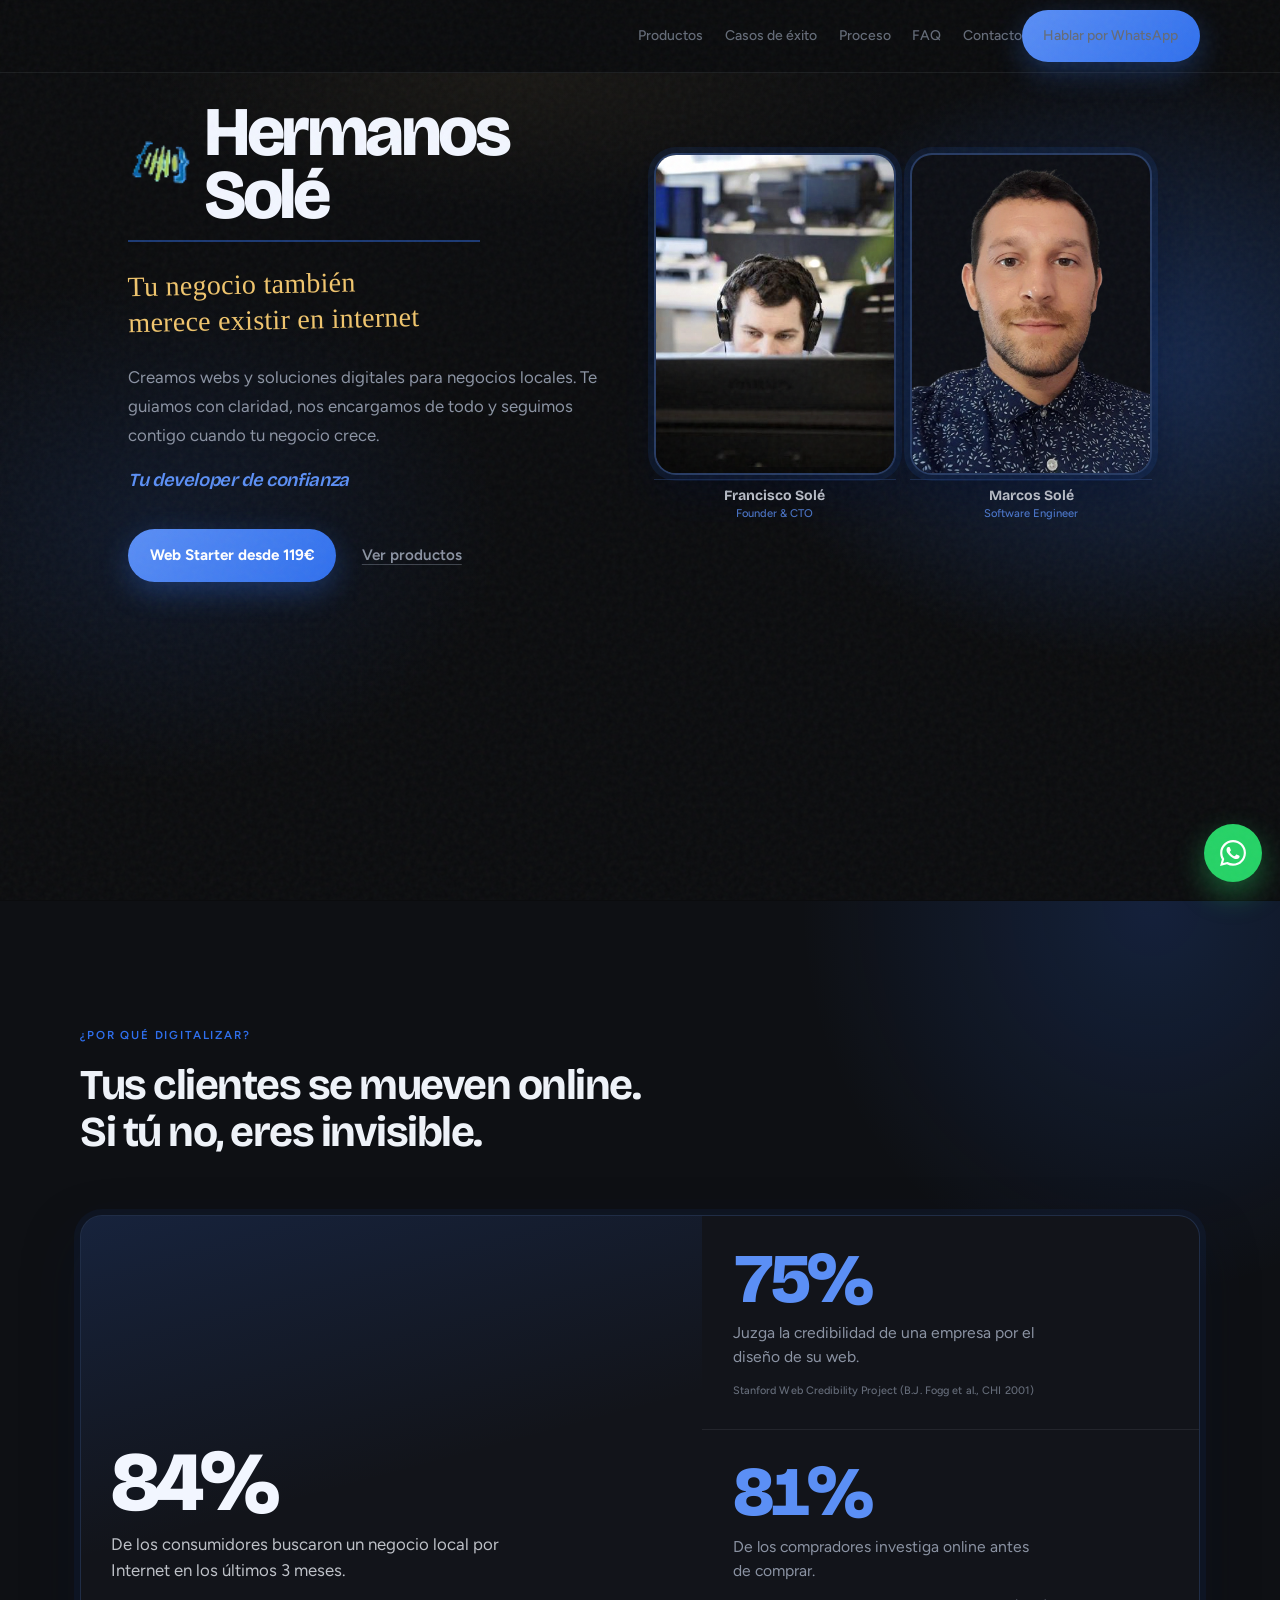
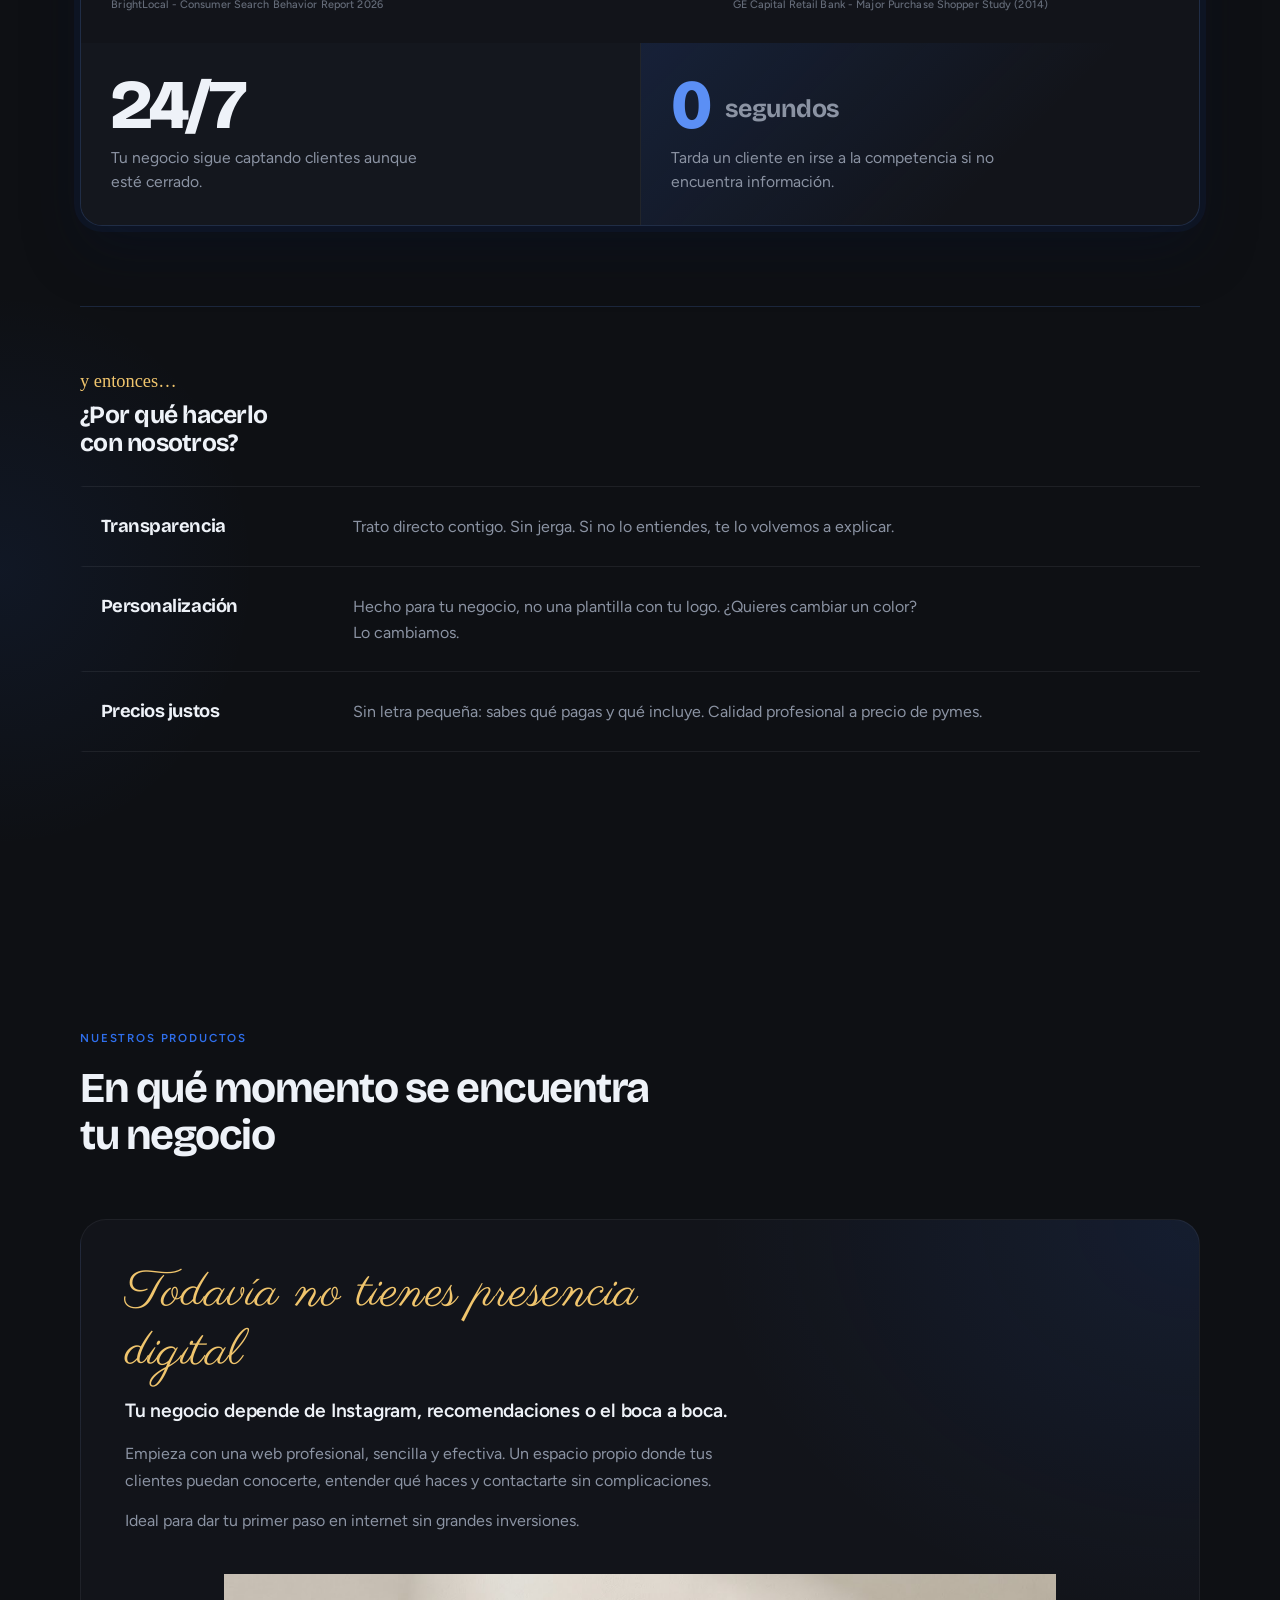
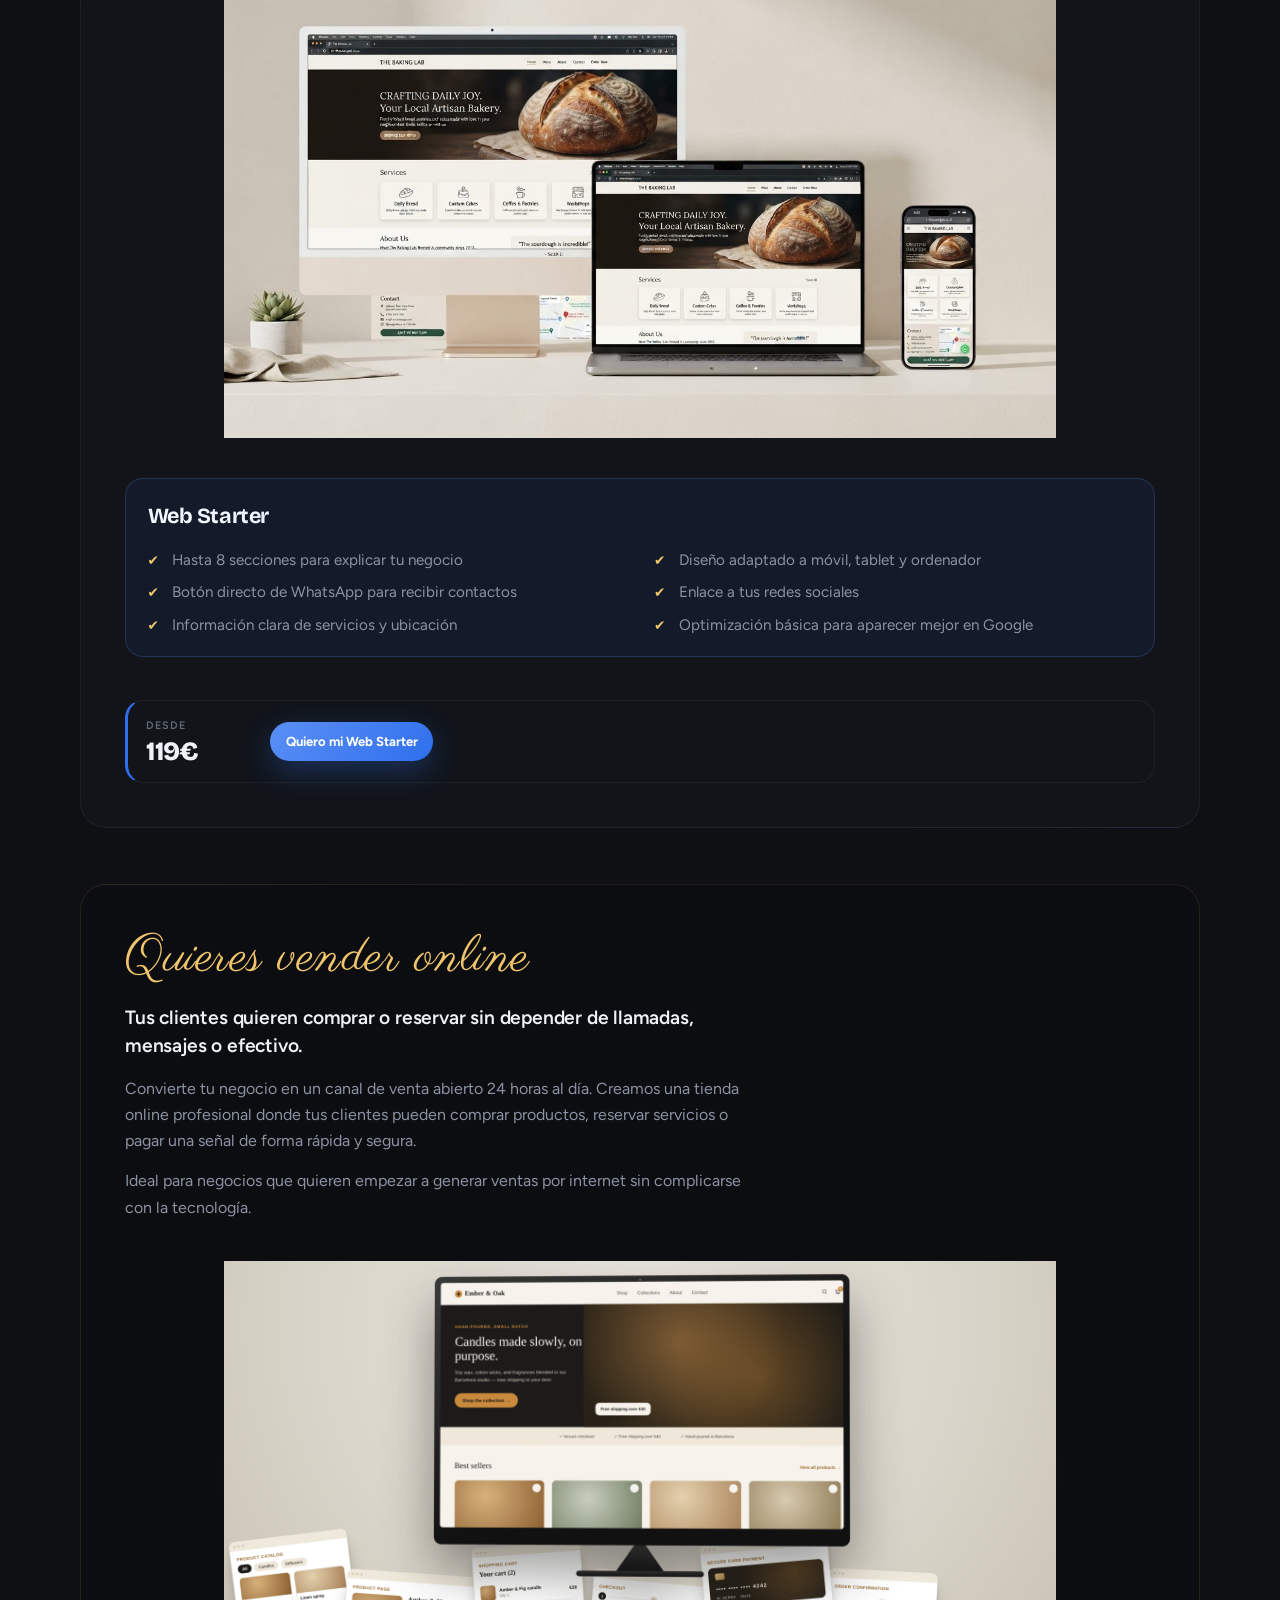
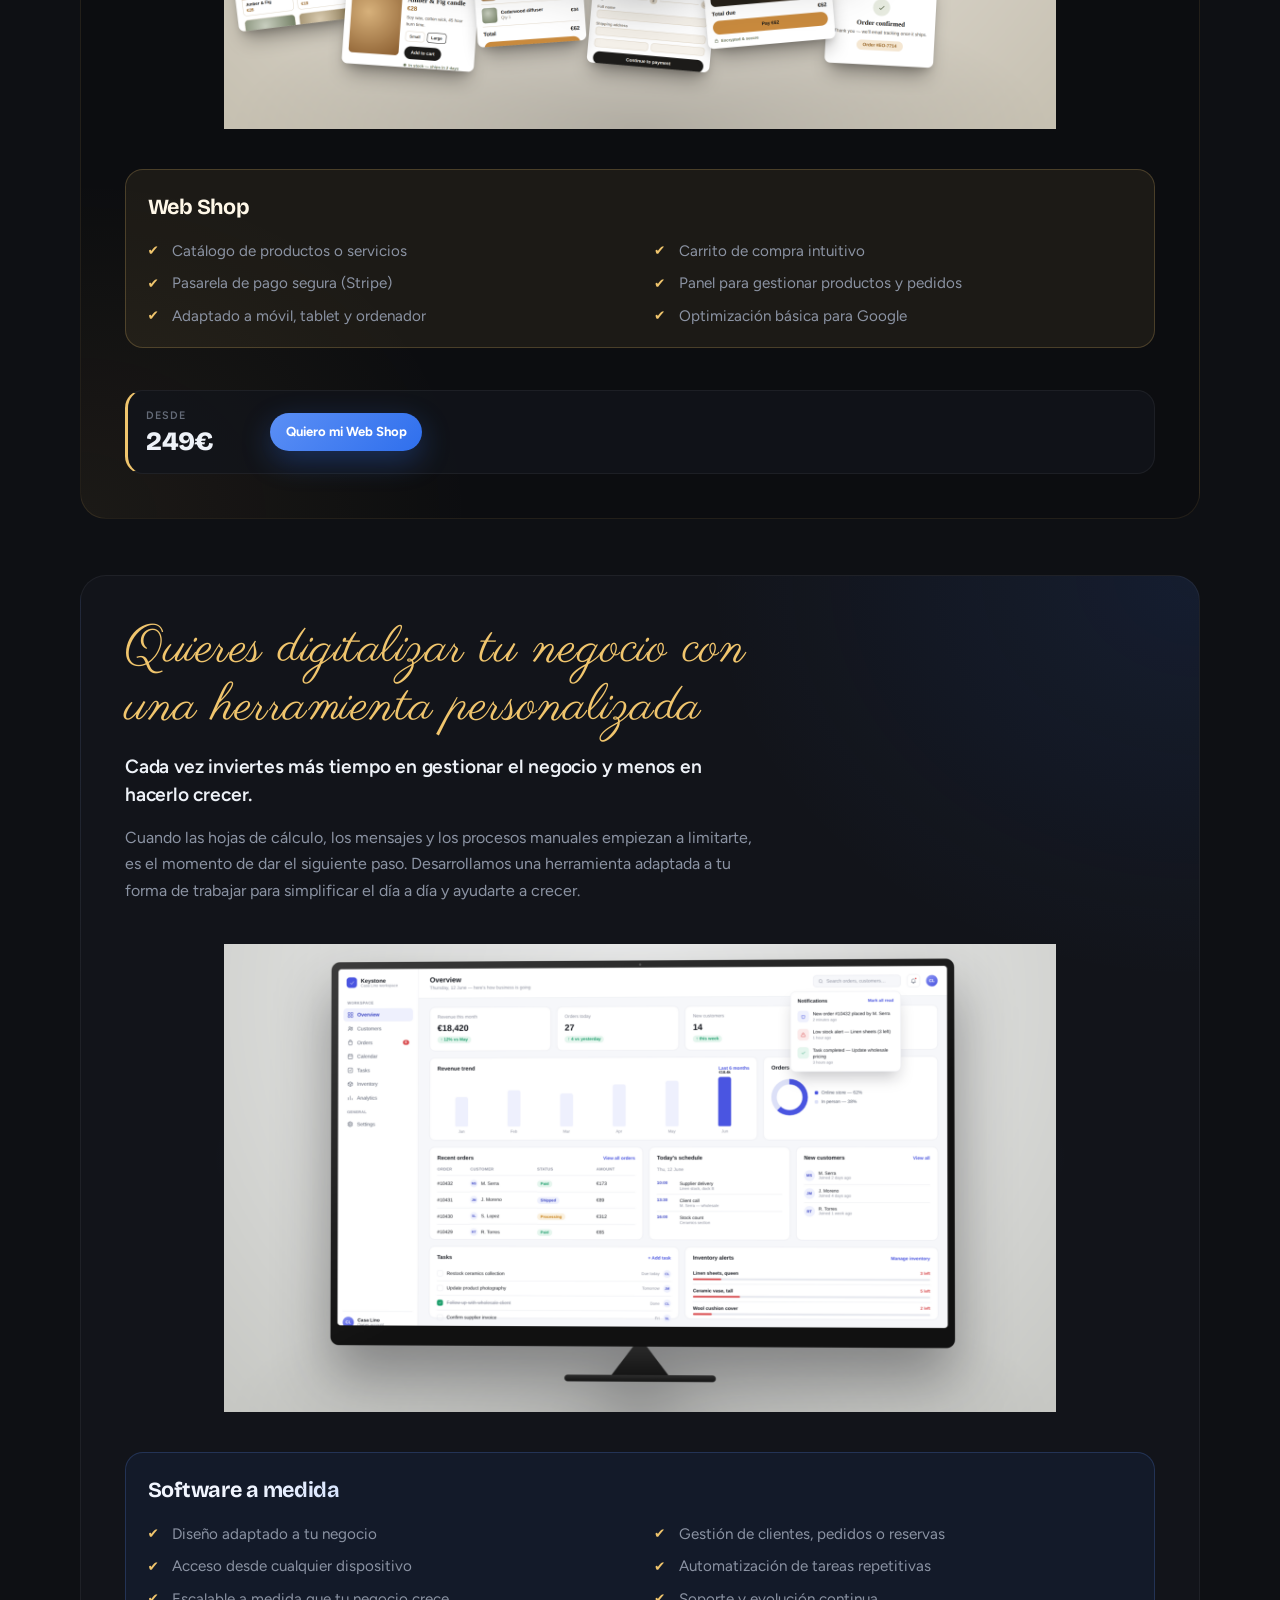
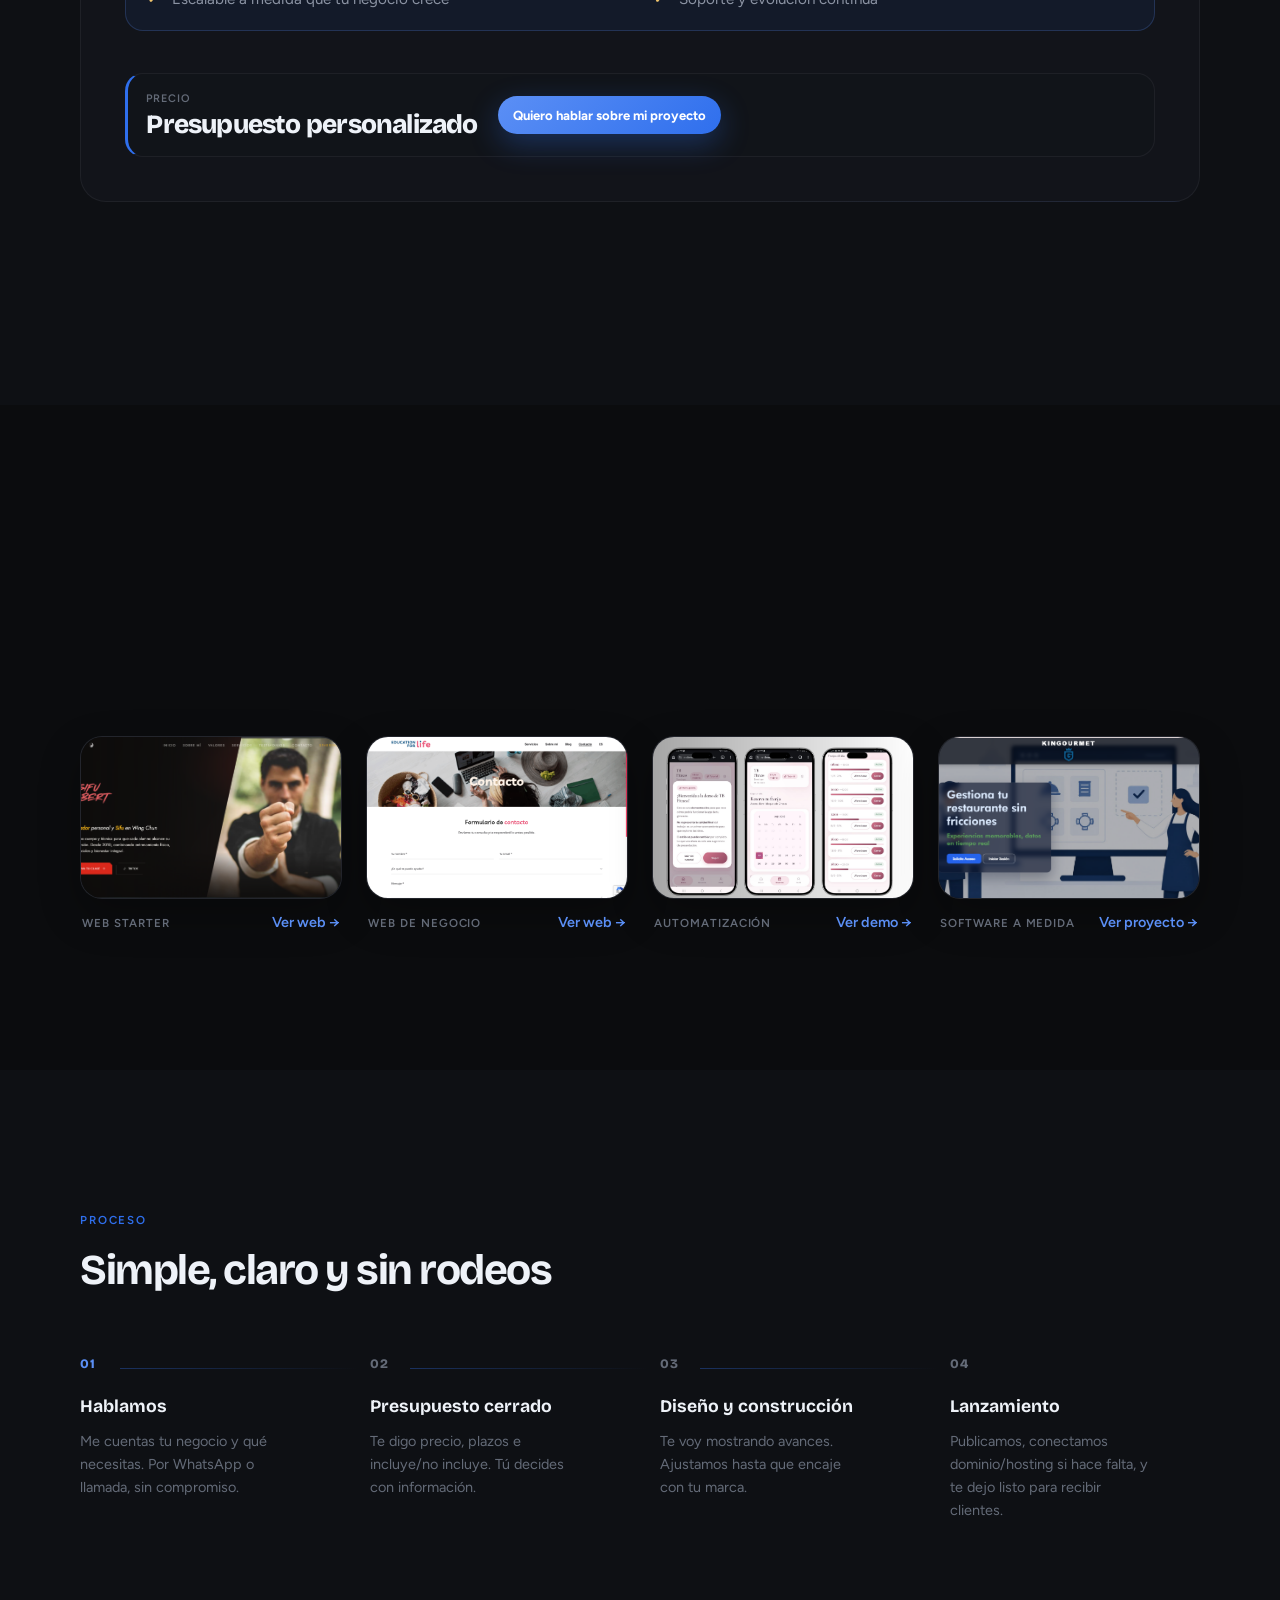
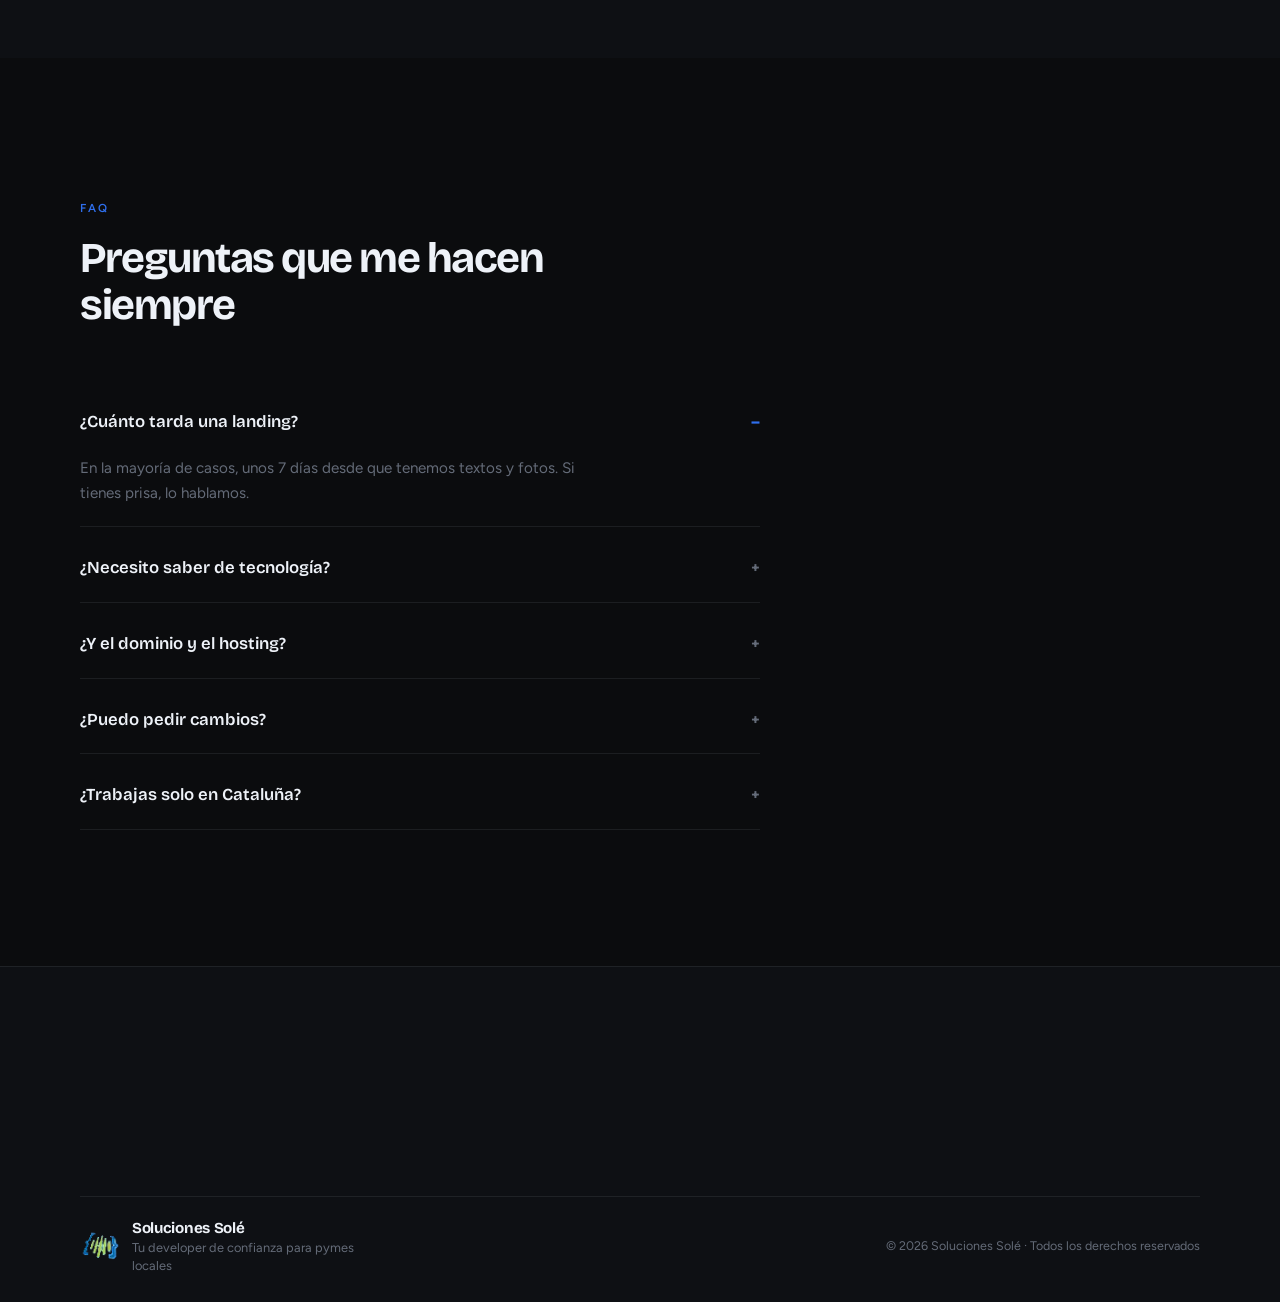
<file: index.html>
<!DOCTYPE html>
<html lang="es">
  <head>
    <meta charset="utf-8" />
    <meta name="viewport" content="width=device-width, initial-scale=1.0" />
    <title>Soluciones Solé | Tu developer de confianza</title>
    <meta
      name="description"
      content="Webs, automatizaciones y software para negocios locales. Transparencia, personalización y precios justos. Entra al mundo web desde 119€."
    />
    <meta name="theme-color" content="#0b0c0e" />
    <link rel="icon" href="assets/img/Soluciones.png" />
    <link rel="apple-touch-icon" href="assets/img/apple-touch-icon.png" />
    <link rel="preconnect" href="https://fonts.googleapis.com" />
    <link rel="preconnect" href="https://fonts.gstatic.com" crossorigin />
    <link
      href="https://fonts.googleapis.com/css2?family=Bricolage+Grotesque:opsz,wght@12..96,500;12..96,700;12..96,800&family=Figtree:wght@400;500;600;700&family=Parisienne&family=Permanent+Marker&display=swap"
      rel="stylesheet"
    />
    <link rel="stylesheet" href="custom.style.css?v=20260802-nav" />
  </head>
  <body>
    <div class="grain" aria-hidden="true"></div>

    <a
      class="wa-float"
      href="https://wa.me/34722195284?text=Hola%20Marcos%2C%20quiero%20información%20sobre%20una%20web%20para%20mi%20negocio"
      target="_blank"
      rel="noopener noreferrer"
      aria-label="WhatsApp"
    >
      <svg viewBox="0 0 24 24" width="26" height="26" aria-hidden="true">
        <path
          fill="currentColor"
          d="M17.472 14.382c-.297-.149-1.758-.867-2.03-.967-.273-.099-.471-.148-.67.15-.197.297-.767.966-.94 1.164-.173.199-.347.223-.644.075-.297-.15-1.255-.463-2.39-1.475-.883-.788-1.48-1.761-1.653-2.059-.173-.297-.018-.458.13-.606.134-.133.298-.347.446-.52.149-.174.198-.298.298-.497.099-.198.05-.371-.025-.52-.075-.149-.669-1.612-.916-2.207-.242-.579-.487-.5-.669-.51-.173-.008-.371-.01-.57-.01-.198 0-.52.074-.792.372-.272.297-1.04 1.016-1.04 2.479 0 1.462 1.065 2.875 1.213 3.074.149.198 2.096 3.2 5.077 4.487.709.306 1.262.489 1.694.625.712.227 1.36.195 1.871.118.571-.085 1.758-.719 2.006-1.413.248-.694.248-1.289.173-1.413-.074-.124-.272-.198-.57-.347m-5.421 7.403h-.004a9.87 9.87 0 01-5.031-1.378l-.361-.214-3.741.982.998-3.648-.235-.374a9.86 9.86 0 01-1.51-5.26c.001-5.45 4.436-9.884 9.888-9.884 2.64 0 5.122 1.03 6.988 2.898a9.825 9.825 0 012.893 6.994c-.003 5.45-4.435 9.884-9.885 9.884m8.413-18.297A11.815 11.815 0 0012.05 0C5.495 0 .16 5.335.157 11.892c0 2.096.547 4.142 1.588 5.945L.057 24l6.305-1.654a11.882 11.882 0 005.683 1.448h.005c6.554 0 11.89-5.335 11.893-11.893a11.821 11.821 0 00-3.48-8.413z"
        />
      </svg>
    </a>

    <header class="site-header" id="top">
      <div class="shell header-inner">
        <button
          class="nav-toggle"
          type="button"
          aria-expanded="false"
          aria-controls="nav"
          aria-label="Menú"
        >
          <span></span><span></span><span></span>
        </button>

        <a class="header-brand" href="#top" aria-label="Hermanos Solé — inicio">
          <img src="assets/img/Soluciones.png" alt="" width="36" height="36" />
          <span>Hermanos Solé</span>
        </a>

        <nav class="nav" id="nav" aria-label="Principal">
          <div class="nav-panel">
            <p class="nav-eyebrow">Navegar</p>
            <div class="nav-links">
              <a href="#productos"><span>01</span>Productos</a>
              <a href="#casos"><span>02</span>Casos de éxito</a>
              <a href="#proceso"><span>03</span>Proceso</a>
              <a href="#faq"><span>04</span>FAQ</a>
              <a href="#contacto"><span>05</span>Contacto</a>
            </div>
            <a
              class="btn btn-primary nav-cta"
              href="https://wa.me/34722195284?text=Hola%2C%20quiero%20información%20para%20mi%20negocio"
              target="_blank"
              rel="noopener noreferrer"
              >Hablar por WhatsApp</a
            >
          </div>
        </nav>
      </div>
    </header>

    <main>
      <!-- HERO -->
      <section class="hero">
        <div class="hero-bg" aria-hidden="true"></div>
        <div class="shell hero-grid">
          <div class="hero-copy">
            <h1 class="reveal reveal-delay-1">
              <span class="brand-hero">
                <img
                  class="brand-hero-logo"
                  src="assets/img/Soluciones.png"
                  alt=""
                  width="64"
                  height="64"
                />
                <span class="brand-hero-text">Hermanos Solé</span>
              </span>
              <span class="hero-line" data-i18n="hero.title"
                >Tu negocio también merece existir en internet</span
              >
            </h1>
            <p class="lead reveal reveal-delay-2">
              <span data-i18n="hero.lead"
                >Creamos webs y soluciones digitales para negocios locales.
                Te guiamos con claridad, nos encargamos de todo y seguimos contigo cuando tu negocio crece.</span
              >
              <strong class="lead-claim" data-i18n="hero.claim"
                >Tu developer de confianza</strong
              >
            </p>
            <div class="hero-actions reveal reveal-delay-3">
              <a
                class="btn btn-primary"
                href="https://wa.me/34722195284?text=Hola%20Marcos%2C%20quiero%20información%20sobre%20una%20web%20para%20mi%20negocio"
                target="_blank"
                rel="noopener noreferrer"
                data-i18n="hero.cta1"
                >Web Starter desde 119€</a
              >
              <a class="btn btn-ghost" href="#productos" data-i18n="hero.cta2">Ver productos</a>
            </div>
          </div>

          <div class="hero-portraits">
            <figure class="hero-portrait hero-portrait--left reveal">
              <img
                src="assets/img/profile/pakoSS.PNG"
                alt="Francisco Solé"
                width="480"
                height="560"
              />
              <figcaption>
                <strong>Francisco Solé</strong>
                <span>Founder & CTO</span>
              </figcaption>
            </figure>

            <figure class="hero-portrait hero-portrait--right reveal reveal-delay-2">
              <img
                src="assets/img/profile/fotoperfil-.png"
                alt="Marcos Solé"
                width="480"
                height="560"
              />
              <figcaption>
                <strong>Marcos Solé</strong>
                <span data-i18n="hero.role">Software Engineer</span>
              </figcaption>
            </figure>
          </div>
        </div>
      </section>
      <!-- POR QUÉ DIGITALIZAR -->
      <section class="why-digital" id="por-que-digitalizar" aria-labelledby="why-digital-title">
        <div class="why-digital-bg" aria-hidden="true"></div>
        <div class="shell why-digital-inner">
          <header class="section-head why-digital-head reveal">
            <p class="eyebrow">¿Por qué digitalizar?</p>
            <h2 id="why-digital-title">
              Tus clientes se mueven online. Si tú no, eres invisible.
            </h2>
          </header>

          <div class="proof-bento">
            <article class="proof-tile proof-tile--hero reveal">
              <p class="proof-num"><span data-count="84">0</span>%</p>
              <p class="proof-copy">
                De los consumidores buscaron un negocio local por Internet en
                los últimos 3 meses.
              </p>
              <p class="proof-source">
                BrightLocal - Consumer Search Behavior Report 2026
              </p>
            </article>

            <article class="proof-tile proof-tile--mid reveal reveal-delay-1">
              <p class="proof-num"><span data-count="75">0</span>%</p>
              <p class="proof-copy">
                Juzga la credibilidad de una empresa por el diseño de su web.
              </p>
              <p class="proof-source">
                Stanford Web Credibility Project (B.J. Fogg et al., CHI 2001)
              </p>
            </article>

            <article class="proof-tile proof-tile--mid reveal reveal-delay-2">
              <p class="proof-num"><span data-count="81">0</span>%</p>
              <p class="proof-copy">
                De los compradores investiga online antes de comprar.
              </p>
              <p class="proof-source">
                GE Capital Retail Bank - Major Purchase Shopper Study (2014)
              </p>
            </article>

            <article class="proof-band reveal reveal-delay-3">
              <div class="proof-band-item">
                <p class="proof-num proof-num--plain">24/7</p>
                <p class="proof-copy">
                  Tu negocio sigue captando clientes aunque esté cerrado.
                </p>
              </div>
              <div class="proof-band-item proof-band-item--accent">
                <p class="proof-num proof-num--gold">
                  <span data-count="0">0</span>
                  <span class="proof-unit">segundos</span>
                </p>
                <p class="proof-copy">
                  Tarda un cliente en irse a la competencia si no encuentra
                  información.
                </p>
              </div>
            </article>
          </div>

          <div class="why-us">
            <p class="why-bridge reveal">y entonces…</p>
            <h3 class="why-us-title reveal">¿Por qué hacerlo con nosotros?</h3>

            <div class="value-rail">
              <article class="value-row reveal">
                <h4>Transparencia</h4>
                <p>
                  Trato
                  directo contigo. Sin jerga. Si no lo entiendes, te lo volvemos a explicar.
                </p>
              </article>
              <article class="value-row reveal reveal-delay-1">
                <h4>Personalización</h4>
                <p>
                  Hecho para tu negocio, no una plantilla con tu logo. ¿Quieres cambiar un color? Lo cambiamos.
                </p>
              </article>
              <article class="value-row reveal reveal-delay-2">
                <h4>Precios justos</h4>
                <p>
                  Sin letra pequeña: sabes qué pagas y qué incluye. Calidad profesional a precio de pymes.
                </p>
              </article>
            </div>
          </div>
        </div>
      </section>

      <!-- PRODUCTOS -->
      <section class="section section-alt" id="productos">
        <div class="shell">
          <header class="section-head reveal">
            <p class="eyebrow">Nuestros productos</p>
            <h2>En qué momento se encuentra tu negocio</h2>
          </header>

          <div class="product-stack">
            <!-- WEB STARTER -->
            <article class="product-block product-block--starter reveal" id="producto-landing">
              <header class="product-starter-head">
                <h3 class="product-starter-problem">
                  Todavía no tienes presencia digital
                </h3>
                <p class="product-starter-hook">
                  Tu negocio depende de Instagram, recomendaciones o el boca a
                  boca.
                </p>
                <p>
                  Empieza con una web profesional, sencilla y efectiva. Un
                  espacio propio donde tus clientes puedan conocerte, entender
                  qué haces y contactarte sin complicaciones.
                </p>
                <p>
                  Ideal para dar tu primer paso en internet sin grandes
                  inversiones.
                </p>
              </header>

              <figure class="product-starter-mock">
                <button
                  type="button"
                  class="product-starter-mock-btn"
                  data-mock-zoom
                  aria-label="Ampliar mockup de Web Starter"
                >
                  <img
                    src="assets/img/mockProducts/landingMock.png"
                    alt="Mockup de una Web Starter en escritorio, portátil y móvil"
                    loading="lazy"
                  />
                  <span class="product-starter-mock-hint">Toca para ampliar</span>
                </button>
              </figure>

              <div class="product-includes product-includes--starter">
                <h3>Web Starter</h3>
                <ul class="product-checks">
                  <li>Hasta 8 secciones para explicar tu negocio</li>
                  <li>Diseño adaptado a móvil, tablet y ordenador</li>
                  <li>Botón directo de WhatsApp para recibir contactos</li>
                  <li>Enlace a tus redes sociales</li>
                  <li>Información clara de servicios y ubicación</li>
                  <li>Optimización básica para aparecer mejor en Google</li>
                </ul>
              </div>

              <div class="product-offer">
                <div class="product-price">
                  <span class="product-price-label">Desde</span>
                  <strong>119€</strong>
                </div>
                <a
                  class="btn btn-primary btn-sm"
                  href="https://wa.me/34722195284?text=Hola%2C%20me%20interesa%20la%20Web%20Starter%20(119%E2%82%AC)"
                  target="_blank"
                  rel="noopener noreferrer"
                  >Quiero mi Web Starter</a
                >
              </div>
            </article>

            <!-- WEB SHOP -->
            <article class="product-block product-block--starter reveal" id="producto-shop">
              <header class="product-starter-head">
                <h3 class="product-starter-problem">
                  Quieres vender online
                </h3>
                <p class="product-starter-hook">
                  Tus clientes quieren comprar o reservar sin depender de
                  llamadas, mensajes o efectivo.
                </p>
                <p>
                  Convierte tu negocio en un canal de venta abierto 24 horas al
                  día. Creamos una tienda online profesional donde tus clientes
                  pueden comprar productos, reservar servicios o pagar una señal
                  de forma rápida y segura.
                </p>
                <p>
                  Ideal para negocios que quieren empezar a generar ventas por
                  internet sin complicarse con la tecnología.
                </p>
              </header>

              <figure class="product-starter-mock">
                <button
                  type="button"
                  class="product-starter-mock-btn"
                  data-mock-zoom
                  aria-label="Ampliar mockup de Web Shop"
                >
                  <img
                    src="assets/img/mockProducts/ember-oak-ecommerce-mockup.png"
                    alt="Mockup de una Web Shop en escritorio, portátil y móvil"
                    loading="lazy"
                  />
                  <span class="product-starter-mock-hint">Toca para ampliar</span>
                </button>
              </figure>

              <div class="product-includes product-includes--starter">
                <h3>Web Shop</h3>
                <ul class="product-checks">
                  <li>Catálogo de productos o servicios</li>
                  <li>Carrito de compra intuitivo</li>
                  <li>Pasarela de pago segura (Stripe)</li>
                  <li>Panel para gestionar productos y pedidos</li>
                  <li>Adaptado a móvil, tablet y ordenador</li>
                  <li>Optimización básica para Google</li>
                </ul>
              </div>

              <div class="product-offer">
                <div class="product-price">
                  <span class="product-price-label">Desde</span>
                  <strong>249€</strong>
                </div>
                <a
                  class="btn btn-primary btn-sm"
                  href="https://wa.me/34722195284?text=Hola%2C%20me%20interesa%20la%20Web%20Shop%20(249%E2%82%AC)"
                  target="_blank"
                  rel="noopener noreferrer"
                  >Quiero mi Web Shop</a
                >
              </div>
            </article>

            <!-- SOFTWARE A MEDIDA -->
            <article class="product-block product-block--starter reveal" id="producto-software">
              <header class="product-starter-head">
                <h3 class="product-starter-problem">
                  Quieres digitalizar tu negocio con una herramienta
                  personalizada
                </h3>
                <p class="product-starter-hook">
                  Cada vez inviertes más tiempo en gestionar el negocio y menos
                  en hacerlo crecer.
                </p>
                <p>
                  Cuando las hojas de cálculo, los mensajes y los procesos
                  manuales empiezan a limitarte, es el momento de dar el
                  siguiente paso. Desarrollamos una herramienta adaptada a tu
                  forma de trabajar para simplificar el día a día y ayudarte a
                  crecer.
                </p>
              </header>

              <figure class="product-starter-mock">
                <button
                  type="button"
                  class="product-starter-mock-btn"
                  data-mock-zoom
                  aria-label="Ampliar mockup de Software a medida"
                >
                  <img
                    src="assets/img/mockProducts/keystone-business-dashboard-mockup.png"
                    alt="Mockup de Software a medida en escritorio, portátil y móvil"
                    loading="lazy"
                  />
                  <span class="product-starter-mock-hint">Toca para ampliar</span>
                </button>
              </figure>

              <div class="product-includes product-includes--starter">
                <h3>Software a medida</h3>
                <ul class="product-checks">
                  <li>Diseño adaptado a tu negocio</li>
                  <li>Gestión de clientes, pedidos o reservas</li>
                  <li>Acceso desde cualquier dispositivo</li>
                  <li>Automatización de tareas repetitivas</li>
                  <li>Escalable a medida que tu negocio crece</li>
                  <li>Soporte y evolución continua</li>
                </ul>
              </div>

              <div class="product-offer">
                <div class="product-price">
                  <span class="product-price-label">Precio</span>
                  <strong>Presupuesto personalizado</strong>
                </div>
                <a
                  class="btn btn-primary btn-sm"
                  href="https://wa.me/34722195284?text=Hola%2C%20quiero%20hablar%20sobre%20un%20proyecto%20de%20software%20a%20medida"
                  target="_blank"
                  rel="noopener noreferrer"
                  >Quiero hablar sobre mi proyecto</a
                >
              </div>
            </article>

          </div>

          <p class="products-footnote reveal">
            * Precios orientativos. Hosting y dominio se pueden conectar a lo
            que ya tengas, o te ayudo a dejarlo montado.
          </p>
        </div>
      </section>

      <!-- CASOS DE ÉXITO -->
      <section class="section" id="casos">
        <div class="shell">
          <header class="section-head reveal">
            <p class="eyebrow">Casos de éxito</p>
            <h2>Proyectos reales, resultados reales</h2>
          </header>

          <div class="cases-carousel reveal" data-cases-carousel>
            <div class="cases-track" tabindex="0" aria-label="Carrusel de casos de éxito">
              <a
                class="case-card"
                href="https://sifualbert.es/"
                target="_blank"
                rel="noopener noreferrer"
              >
                <img
                  src="assets/img/portfolio/CapturaAlbert.PNG"
                  alt="Web de entrenador personal — sifualbert.es"
                  loading="lazy"
                />
                <span class="case-card-meta">
                  <span class="case-card-tag">Web Starter</span>
                  <span class="case-card-link">Ver web →</span>
                </span>
              </a>

              <a
                class="case-card"
                href="https://www.educationforlife.es/"
                target="_blank"
                rel="noopener noreferrer"
              >
                <img
                  src="assets/img/portfolio/wp.PNG"
                  alt="Web de negocio — educationforlife.es"
                  loading="lazy"
                />
                <span class="case-card-meta">
                  <span class="case-card-tag">Web de negocio</span>
                  <span class="case-card-link">Ver web →</span>
                </span>
              </a>

              <a
                class="case-card"
                href="https://tbfitness-demo.lovable.app/"
                target="_blank"
                rel="noopener noreferrer"
              >
                <img
                  src="assets/img/portfolio/demoFitnesCaptura.png"
                  alt="Automatización de reservas — demo gimnasio"
                  loading="lazy"
                />
                <span class="case-card-meta">
                  <span class="case-card-tag">Automatización</span>
                  <span class="case-card-link">Ver demo →</span>
                </span>
              </a>

              <a
                class="case-card"
                href="https://www.kingourmet.com/"
                target="_blank"
                rel="noopener noreferrer"
              >
                <img
                  src="assets/img/portfolio/Captura.PNG"
                  alt="Software a medida — kingourmet.com"
                  loading="lazy"
                />
                <span class="case-card-meta">
                  <span class="case-card-tag">Software a medida</span>
                  <span class="case-card-link">Ver proyecto →</span>
                </span>
              </a>
            </div>

            <div class="cases-dots" role="tablist" aria-label="Casos" hidden></div>
          </div>
        </div>
      </section>

      <!-- PROCESS -->
      <section class="section section-alt" id="proceso">
        <div class="shell">
          <header class="section-head reveal">
            <p class="eyebrow" data-i18n="process.eyebrow">Proceso</p>
            <h2 data-i18n="process.title">Simple, claro y sin rodeos</h2>
          </header>
          <ol class="process">
            <li class="reveal">
              <span>01</span>
              <h3 data-i18n="process.p1.title">Hablamos</h3>
              <p data-i18n="process.p1.text">
                Me cuentas tu negocio y qué necesitas. Por WhatsApp o llamada,
                sin compromiso.
              </p>
            </li>
            <li class="reveal reveal-delay-1">
              <span>02</span>
              <h3 data-i18n="process.p2.title">Presupuesto cerrado</h3>
              <p data-i18n="process.p2.text">
                Te digo precio, plazos e incluye/no incluye. Tú decides con
                información.
              </p>
            </li>
            <li class="reveal reveal-delay-2">
              <span>03</span>
              <h3 data-i18n="process.p3.title">Diseño y construcción</h3>
              <p data-i18n="process.p3.text">
                Te voy mostrando avances. Ajustamos hasta que encaje con tu
                marca.
              </p>
            </li>
            <li class="reveal reveal-delay-3">
              <span>04</span>
              <h3 data-i18n="process.p4.title">Lanzamiento</h3>
              <p data-i18n="process.p4.text">
                Publicamos, conectamos dominio/hosting si hace falta, y te dejo
                listo para recibir clientes.
              </p>
            </li>
          </ol>
        </div>
      </section>

      <!-- FAQ -->
      <section class="section" id="faq">
        <div class="shell">
          <header class="section-head reveal">
            <p class="eyebrow">FAQ</p>
            <h2 data-i18n="faq.title">Preguntas que me hacen siempre</h2>
          </header>
          <div class="faq" id="faq-list">
            <details class="faq-item reveal" open>
              <summary data-i18n="faq.q1">¿Cuánto tarda una landing?</summary>
              <p data-i18n="faq.a1">
                En la mayoría de casos, unos 7 días desde que tenemos textos y
                fotos. Si tienes prisa, lo hablamos.
              </p>
            </details>
            <details class="faq-item reveal">
              <summary data-i18n="faq.q2">¿Necesito saber de tecnología?</summary>
              <p data-i18n="faq.a2">
                No. Yo me encargo. Tú solo me cuentas tu negocio y qué quieres
                conseguir.
              </p>
            </details>
            <details class="faq-item reveal">
              <summary data-i18n="faq.q3">¿Y el dominio y el hosting?</summary>
              <p data-i18n="faq.a3">
                Si ya los tienes, los conectamos. Si no, te ayudo a dejarlo
                montado de forma sencilla y económica.
              </p>
            </details>
            <details class="faq-item reveal">
              <summary data-i18n="faq.q4">¿Puedo pedir cambios?</summary>
              <p data-i18n="faq.a4">
                Sí. Incluyo rondas de ajustes según el paquete. Todo queda
                escrito en el presupuesto para que no haya malentendidos.
              </p>
            </details>
            <details class="faq-item reveal">
              <summary data-i18n="faq.q5">¿Trabajas solo en Cataluña?</summary>
              <p data-i18n="faq.a5">
                Estoy en Cataluña, pero trabajo online con clientes de
                cualquier sitio. WhatsApp basta.
              </p>
            </details>
          </div>
        </div>
      </section>

    </main>

    <footer class="site-footer" id="contacto">
      <div class="shell footer-wrap">
        <div class="contact-strip reveal">
          <div class="contact-copy">
            <p class="eyebrow" data-i18n="contact.eyebrow">Contacto</p>
            <h2 data-i18n="contact.title">¿Hablamos de tu negocio?</h2>
            <p data-i18n="contact.lead">
              Sin formularios eternos. Puedes llamar o escribir por WhatsApp a
              cualquiera de los dos números. También por email. Te respondemos
              personalmente.
            </p>
          </div>
          <div class="contact-links">
            <div class="contact-phone">
              <span class="contact-phone-num">722 195 284</span>
              <div class="contact-phone-actions">
                <a
                  class="contact-action contact-action--wa"
                  href="https://wa.me/34722195284?text=Hola%2C%20quiero%20información%20para%20mi%20negocio"
                  target="_blank"
                  rel="noopener noreferrer"
                  >WhatsApp</a
                >
                <a class="contact-action" href="tel:+34722195284">Llamar</a>
              </div>
            </div>
            <div class="contact-phone">
              <span class="contact-phone-num">633 82 30 06</span>
              <div class="contact-phone-actions">
                <a
                  class="contact-action contact-action--wa"
                  href="https://wa.me/34633823006?text=Hola%2C%20quiero%20información%20para%20mi%20negocio"
                  target="_blank"
                  rel="noopener noreferrer"
                  >WhatsApp</a
                >
                <a class="contact-action" href="tel:+34633823006">Llamar</a>
              </div>
            </div>
            <a
              class="contact-email"
              href="mailto:msgdevelopermsg@gmail.com?subject=Consulta%20Soluciones%20Solé"
            >
              <strong>Email</strong>
              <span>msgdevelopermsg@gmail.com</span>
            </a>
          </div>
        </div>

        <div class="footer-bottom">
          <div class="footer-brand">
            <img
              class="footer-logo"
              src="assets/img/Soluciones.png"
              alt=""
              width="40"
              height="40"
            />
            <div>
              <strong>Soluciones Solé</strong>
              <p data-i18n="footer.tag">Tu developer de confianza para pymes locales</p>
            </div>
          </div>
          <p class="footer-copy">
            © <span id="year"></span> Soluciones Solé ·
            <span data-i18n="footer.rights">Todos los derechos reservados</span>
          </p>
        </div>
      </div>
    </footer>

    <script src="assets/js/site.js?v=20260802-nav"></script>
  </body>
</html>
</file>
<file: custom.style.css>
/* Soluciones Solé — landing comercial freelance
   Hierarchy: weight + color (not size alone). Space between groups > within. */
:root {
  --bg: #0b0c0e;
  --bg-elev: #12141a;
  --bg-soft: #171a22;
  --bg-wash: #0e1014;
  --line: rgba(230, 236, 245, 0.08);
  --text: #eef2f8;
  --muted: #8b93a3;
  --faint: #646b78;
  --accent: #2f6fed;
  --accent-2: #5b8ff5;
  --accent-dim: rgba(47, 111, 237, 0.16);
  --gold: #f0c56d;
  --gold-deep: #e4a23a;
  --ok: #3dcf8e;
  --radius: 18px;
  --shadow: 0 24px 60px rgba(0, 0, 0, 0.45);
  --font-display: "Bricolage Grotesque", system-ui, sans-serif;
  --font-body: "Figtree", system-ui, sans-serif;
  --shell: min(1120px, calc(100% - 3rem));
  --ease: cubic-bezier(0.22, 1, 0.36, 1);
  --space-section: clamp(5rem, 12vw, 8.5rem);
  --space-block: clamp(2.5rem, 5vw, 3.75rem);
}

*,
*::before,
*::after {
  box-sizing: border-box;
}

html {
  scroll-behavior: smooth;
}

body {
  margin: 0;
  font-family: var(--font-body);
  color: var(--text);
  background: var(--bg);
  line-height: 1.6;
  -webkit-font-smoothing: antialiased;
  overflow-x: hidden;
}

img {
  max-width: 100%;
  display: block;
}

a {
  color: inherit;
  text-decoration: none;
}

button {
  font: inherit;
  color: inherit;
  background: none;
  border: 0;
  cursor: pointer;
}

.shell {
  width: var(--shell);
  margin-inline: auto;
}

.grain {
  pointer-events: none;
  position: fixed;
  inset: 0;
  z-index: 50;
  opacity: 0.045;
  background-image: url("data:image/svg+xml,%3Csvg viewBox='0 0 200 200' xmlns='http://www.w3.org/2000/svg'%3E%3Cfilter id='n'%3E%3CfeTurbulence type='fractalNoise' baseFrequency='0.85' numOctaves='4' stitchTiles='stitch'/%3E%3C/filter%3E%3Crect width='100%25' height='100%25' filter='url(%23n)'/%3E%3C/svg%3E");
}

/* Header */
.site-header {
  position: sticky;
  top: 0;
  z-index: 40;
  backdrop-filter: blur(16px);
  background: rgba(11, 12, 14, 0.78);
  border-bottom: 1px solid var(--line);
}

.header-inner {
  position: relative;
  display: flex;
  align-items: center;
  justify-content: space-between;
  gap: 1rem;
  min-height: 72px;
}

.header-brand {
  display: inline-flex;
  align-items: center;
  gap: 0.65rem;
  margin-left: auto;
  color: var(--text);
  text-decoration: none;
  font-family: var(--font-display);
  font-weight: 700;
  font-size: 0.95rem;
  letter-spacing: -0.02em;
}

.header-brand img {
  width: 36px;
  height: 36px;
  border-radius: 8px;
  object-fit: contain;
}

.header-brand span {
  display: none;
}

@media (min-width: 420px) {
  .header-brand span {
    display: inline;
  }
}

.nav {
  display: none;
}

.nav-links {
  display: contents;
}

.nav a {
  color: var(--faint);
  font-size: 0.875rem;
  font-weight: 500;
  transition: color 0.2s var(--ease);
}

.nav a:hover {
  color: var(--muted);
}

.nav-eyebrow,
.nav-cta {
  display: none;
}

.nav-links a span {
  display: none;
}

.header-actions {
  display: flex;
  align-items: center;
  gap: 0.65rem;
  margin-left: auto;
}

.lang {
  display: none; /* i18n desactivado — reactivar más adelante */
  /* display: inline-flex; */
  border: 1px solid var(--line);
  border-radius: 999px;
  overflow: hidden;
}

.lang-btn {
  padding: 0.35rem 0.55rem;
  font-size: 0.72rem;
  font-weight: 700;
  letter-spacing: 0.04em;
  color: var(--muted);
}

.lang-btn.is-active {
  background: var(--accent-dim);
  color: var(--accent-2);
}

.header-wa {
  width: 42px;
  height: 42px;
  border-radius: 50%;
  display: grid;
  place-items: center;
  background: #25d366;
  color: #fff;
  flex-shrink: 0;
  transition: transform 0.2s var(--ease), box-shadow 0.2s var(--ease);
  box-shadow: 0 6px 16px rgba(37, 211, 102, 0.28);
}

.header-wa:hover {
  transform: scale(1.06);
  box-shadow: 0 8px 20px rgba(37, 211, 102, 0.4);
}

.nav-toggle {
  position: relative;
  z-index: 45;
  width: 44px;
  height: 44px;
  border-radius: 12px;
  border: 1px solid var(--line);
  display: grid;
  place-content: center;
  gap: 5px;
  flex-shrink: 0;
  background: rgba(18, 20, 26, 0.65);
  transition: border-color 0.25s var(--ease), background 0.25s var(--ease);
}

.nav-toggle:hover {
  border-color: rgba(91, 143, 245, 0.35);
}

.nav-toggle span {
  display: block;
  width: 18px;
  height: 2px;
  background: var(--text);
  border-radius: 2px;
  transition: transform 0.3s var(--ease), opacity 0.2s var(--ease);
  transform-origin: center;
}

body.nav-open {
  overflow: hidden;
}

body.nav-open .site-header {
  z-index: 60;
}

body.nav-open .nav-toggle {
  border-color: rgba(91, 143, 245, 0.4);
  background: var(--accent-dim);
}

body.nav-open .nav-toggle span:nth-child(1) {
  transform: translateY(7px) rotate(45deg);
}

body.nav-open .nav-toggle span:nth-child(2) {
  opacity: 0;
  transform: scaleX(0);
}

body.nav-open .nav-toggle span:nth-child(3) {
  transform: translateY(-7px) rotate(-45deg);
}

body.nav-open .wa-float {
  opacity: 0;
  pointer-events: none;
}

@media (max-width: 979px) {
  .nav {
    display: flex;
    position: fixed;
    inset: 0;
    z-index: 42;
    width: 100%;
    height: 100dvh;
    max-height: 100dvh;
    padding: 0;
    overflow: hidden;
    flex-direction: column;
    justify-content: stretch;
    background:
      radial-gradient(ellipse 90% 55% at 100% 0%, rgba(47, 111, 237, 0.28), transparent 55%),
      radial-gradient(ellipse 70% 45% at 0% 100%, rgba(240, 197, 109, 0.12), transparent 50%),
      #0b0c0e;
    opacity: 0;
    visibility: hidden;
    pointer-events: none;
    transform: translateY(-0.75rem);
    transition:
      opacity 0.28s var(--ease),
      transform 0.28s var(--ease),
      visibility 0.28s;
  }

  body.nav-open .nav {
    opacity: 1;
    visibility: visible;
    pointer-events: auto;
    transform: translateY(0);
  }

  .nav-panel {
    display: flex;
    flex-direction: column;
    justify-content: center;
    gap: clamp(1.5rem, 5vh, 2.5rem);
    width: min(1120px, calc(100% - 3rem));
    margin: 0 auto;
    padding: 5.5rem 0 2rem;
    height: 100%;
    max-height: 100dvh;
    overflow: hidden;
  }

  .nav-eyebrow {
    display: block;
    margin: 0;
    color: var(--gold);
    font-size: 0.72rem;
    font-weight: 700;
    letter-spacing: 0.14em;
    text-transform: uppercase;
  }

  .nav-links {
    display: flex;
    flex-direction: column;
    gap: clamp(0.35rem, 1.5vh, 0.75rem);
  }

  .nav-links a {
    display: flex;
    align-items: baseline;
    gap: 1rem;
    padding: 0.55rem 0;
    border-bottom: 1px solid rgba(230, 236, 245, 0.06);
    color: var(--text);
    font-family: var(--font-display);
    font-size: clamp(1.55rem, 6.5vw, 2.15rem);
    font-weight: 700;
    letter-spacing: -0.03em;
    line-height: 1.15;
    text-decoration: none;
    opacity: 0;
    transform: translateY(12px);
    transition: color 0.2s var(--ease), opacity 0.35s var(--ease), transform 0.35s var(--ease);
  }

  body.nav-open .nav-links a {
    opacity: 1;
    transform: translateY(0);
  }

  body.nav-open .nav-links a:nth-child(1) { transition-delay: 0.05s; }
  body.nav-open .nav-links a:nth-child(2) { transition-delay: 0.09s; }
  body.nav-open .nav-links a:nth-child(3) { transition-delay: 0.13s; }
  body.nav-open .nav-links a:nth-child(4) { transition-delay: 0.17s; }
  body.nav-open .nav-links a:nth-child(5) { transition-delay: 0.21s; }

  .nav-links a span {
    display: inline-block;
    min-width: 1.6rem;
    color: var(--accent-2);
    font-family: var(--font-body);
    font-size: 0.75rem;
    font-weight: 600;
    letter-spacing: 0.06em;
  }

  .nav-links a:hover,
  .nav-links a:focus-visible {
    color: var(--accent-2);
  }

  .nav-cta {
    display: inline-flex;
    align-self: flex-start;
    margin-top: 0.25rem;
    opacity: 0;
    transform: translateY(10px);
    transition: opacity 0.35s var(--ease) 0.24s, transform 0.35s var(--ease) 0.24s;
  }

  body.nav-open .nav-cta {
    opacity: 1;
    transform: translateY(0);
  }
}

@media (min-width: 980px) {
  .header-brand {
    display: none;
  }

  .nav {
    display: flex;
    align-items: center;
    margin-left: auto;
  }

  .nav-panel {
    display: flex;
    align-items: center;
  }

  .nav-links {
    display: flex;
    align-items: center;
    gap: 1.35rem;
  }

  .nav-links a {
    color: var(--faint);
    font-size: 0.875rem;
    font-weight: 500;
  }

  .nav-links a:hover {
    color: var(--muted);
  }

  .nav-toggle {
    display: none;
  }
}

/* Buttons */
.btn {
  display: inline-flex;
  align-items: center;
  justify-content: center;
  gap: 0.5rem;
  padding: 0.9rem 1.35rem;
  border-radius: 999px;
  font-weight: 700;
  font-size: 0.95rem;
  transition: transform 0.2s var(--ease), background 0.2s, border-color 0.2s,
    color 0.2s;
}

.btn:hover {
  transform: translateY(-2px);
}

.btn-sm {
  padding: 0.55rem 0.95rem;
  font-size: 0.82rem;
}

.btn-primary {
  background: linear-gradient(135deg, var(--accent-2), var(--accent));
  color: #fff;
  box-shadow: 0 10px 30px rgba(47, 111, 237, 0.32);
}

.btn-ghost {
  border: 1px solid var(--line);
  color: var(--text);
  background: rgba(255, 255, 255, 0.02);
}

.btn-ghost:hover {
  border-color: rgba(47, 111, 237, 0.5);
  background: var(--accent-dim);
}

/* Hero */
.hero {
  position: relative;
  padding: 2.5rem 0 3.75rem;
  overflow: visible;
}

@media (min-width: 960px) {
  .hero {
    box-sizing: border-box;
    display: flex;
    align-items: flex-start;
    min-height: calc(100dvh - 72px);
    max-height: none;
    padding: 1.75rem 0 2rem;
  }

  .hero > .shell {
    width: 80%;
    max-width: none;
    margin-inline: 10%;
  }

  .hero .hero-line {
    margin-top: 1.5rem;
  }

  .hero .hero-actions,
  .hero .hero-actions.reveal {
    opacity: 1;
    transform: none;
  }
}

.hero-bg {
  position: absolute;
  inset: 0;
  pointer-events: none;
  background:
    radial-gradient(ellipse 50% 58% at 88% 35%, rgba(47, 111, 237, 0.3), transparent 62%),
    radial-gradient(ellipse 40% 45% at 12% 55%, rgba(47, 111, 237, 0.12), transparent 68%),
    radial-gradient(ellipse 55% 30% at 40% 0%, rgba(240, 197, 109, 0.06), transparent 55%);
}

.hero-grid {
  position: relative;
  display: grid;
  grid-template-columns: 1fr;
  grid-template-areas:
    "copy"
    "photos";
  gap: 1.5rem;
  align-items: start;
  justify-items: stretch;
  width: 80%;
  margin-inline: 10%;
  max-width: none;
  box-sizing: border-box;
}

.hero-copy {
  grid-area: copy;
  width: 100%;
  text-align: center;
}

.hero-portraits {
  grid-area: photos;
  display: grid;
  grid-template-columns: 1fr 1fr;
  gap: 1.25rem;
  justify-items: center;
  width: 100%;
}

.hero-copy .lead,
.hero-copy .hero-line,
.hero-copy .hero-price-card {
  margin-inline: auto;
}

.hero-copy .hero-actions,
.hero-copy .hero-pills {
  justify-content: center;
}

@media (min-width: 960px) {
  .hero-grid {
    grid-template-columns: minmax(0, 1fr) minmax(0, 1fr);
    grid-template-areas: "copy photos";
    gap: 1.35rem 1.75rem;
    align-items: start;
    width: 100%;
    max-height: none;
  }

  .hero-copy {
    text-align: left;
    min-width: 0;
  }

  .hero-copy .lead,
  .hero-copy .hero-line,
  .hero-copy .hero-price-card {
    margin-inline: 0;
  }

  .hero-copy .hero-actions,
  .hero-copy .hero-pills {
    justify-content: flex-start;
  }

  .hero-portraits {
    gap: 0.9rem;
    align-items: start;
    justify-items: stretch;
    margin-top: 3.25rem;
    max-height: calc(100dvh - 72px - 6rem);
  }

  .hero-portrait--right {
    transform: none;
  }

  .hero .hero-actions {
    margin-bottom: 0;
  }
}

.eyebrow {
  display: inline-block;
  margin: 0 0 1.1rem;
  color: var(--accent);
  font-size: 0.72rem;
  font-weight: 600;
  letter-spacing: 0.16em;
  text-transform: uppercase;
}

.brand-hero {
  display: flex;
  align-items: center;
  justify-content: center;
  gap: 0.75rem;
  margin-bottom: 0.85rem;
  padding-bottom: 0.85rem;
  border-bottom: 2px solid rgba(47, 111, 237, 0.45);
}

@media (min-width: 960px) {
  .brand-hero {
    justify-content: flex-start;
    max-width: 22ch;
  }
}

.brand-hero-logo {
  width: clamp(2.75rem, 7.5vw, 4rem);
  height: clamp(2.75rem, 7.5vw, 4rem);
  object-fit: contain;
  flex-shrink: 0;
}

.brand-hero-text {
  font-family: var(--font-display);
  font-size: clamp(2.5rem, 6.8vw, 4.35rem);
  font-weight: 800;
  letter-spacing: -0.05em;
  line-height: 0.9;
  color: #f2f6ff;
  text-wrap: balance;
}

.hero-line {
  display: block;
  margin: 0;
  margin-top: 4rem;
  font-family: "Permanent Marker", cursive;
  font-size: clamp(1.2rem, 3vw, 1.75rem);
  font-weight: 400;
  letter-spacing: 0.01em;
  line-height: 1.3;
  max-width: 22ch;
  color: var(--gold);
  transform: rotate(-1.2deg);
}

.hero h1 {
  margin: 0 0 1.5rem;
}

.lead {
  margin: 0 0 2rem;
  max-width: 34rem;
  color: var(--muted);
  font-size: 1.05rem;
  font-weight: 400;
  line-height: 1.75;
  text-wrap: pretty;
}

.lead-claim {
  display: block;
  margin-top: 0.85rem;
  padding: 0;
  border: 0;
  background: none;
  font-family: var(--font-display);
  font-size: 1.15rem;
  font-weight: 600;
  font-style: italic;
  letter-spacing: -0.02em;
  color: var(--accent-2);
}

.hero-actions {
  display: flex;
  flex-wrap: wrap;
  align-items: center;
  gap: 0.85rem 1.25rem;
  margin-bottom: 1.25rem;
}

.hero-actions .btn-primary:active {
  transform: translateY(1px) scale(0.98);
}

.hero-actions .btn-ghost {
  border: 0;
  background: transparent;
  color: var(--muted);
  font-weight: 600;
  padding-inline: 0.35rem;
  text-decoration: underline;
  text-underline-offset: 4px;
  text-decoration-color: rgba(139, 147, 163, 0.4);
  transition: color 0.2s var(--ease), text-decoration-color 0.2s var(--ease);
}

.hero-actions .btn-ghost:hover {
  color: var(--text);
  background: transparent;
  transform: none;
  text-decoration-color: var(--accent);
}

.hero-actions .btn-ghost:focus-visible {
  outline: 2px solid var(--accent-2);
  outline-offset: 4px;
  border-radius: 4px;
}

.hero-pills {
  display: flex;
  flex-wrap: wrap;
  gap: 0.35rem 1.25rem;
  margin: 0;
  padding: 0;
  list-style: none;
}

.hero-pills li {
  padding: 0;
  border: 0;
  background: none;
  color: var(--faint);
  font-size: 0.8125rem;
  font-weight: 500;
}

.hero-pills li::before {
  content: "·";
  margin-right: 0.55rem;
  color: var(--accent);
  font-weight: 700;
}

.hero-portrait {
  margin: 0;
  display: flex;
  flex-direction: column;
  align-items: center;
  width: auto;
  max-width: 200px;
  background: transparent;
  border: 0;
  box-shadow: none;
}

.hero-portrait img {
  display: block;
  width: 200px;
  height: 200px;
  aspect-ratio: 1 / 1;
  object-fit: cover;
  object-position: center top;
  border-radius: 50%;
  border: 3px solid rgba(91, 143, 245, 0.55);
  box-shadow:
    0 0 0 6px rgba(47, 111, 237, 0.15),
    0 14px 32px rgba(12, 24, 56, 0.5);
  background: var(--bg-elev);
  filter: saturate(0.95) contrast(1.06);
  transition: transform 0.3s var(--ease), box-shadow 0.3s var(--ease), border-color 0.3s;
}

@media (prefers-reduced-motion: no-preference) {
  .hero-portrait:hover img {
    transform: translateY(-4px);
    border-color: var(--accent-2);
    box-shadow:
      0 0 0 8px rgba(47, 111, 237, 0.22),
      0 18px 40px rgba(12, 24, 56, 0.55);
  }
}

.hero-portrait--left img {
  object-position: center 18%;
}

.hero-portrait figcaption {
  position: static;
  padding: 0.55rem 0 0;
  background: none;
  display: flex;
  flex-direction: column;
  gap: 0.1rem;
  text-align: center;
  width: 100%;
}

.hero-portrait strong {
  font-family: var(--font-display);
  font-size: 0.78rem;
  font-weight: 700;
  line-height: 1.2;
}

.hero-portrait span {
  color: rgba(91, 143, 245, 0.85);
  font-size: 0.65rem;
  font-weight: 500;
  line-height: 1.25;
}

@media (min-width: 960px) {
  .hero-portrait {
    max-width: none;
    width: 100%;
    align-items: stretch;
    min-height: 0;
  }

  .hero-portrait img {
    width: 100%;
    height: auto;
    max-height: calc(100dvh - 72px - 6.5rem);
    aspect-ratio: 3 / 4;
    object-fit: cover;
    border-radius: calc(var(--radius) + 4px);
    border: 2px solid rgba(91, 143, 245, 0.35);
    box-shadow:
      0 0 0 6px rgba(47, 111, 237, 0.1),
      0 20px 44px rgba(8, 16, 40, 0.48);
  }

  .hero-portrait figcaption {
    padding: 0.45rem 0.1rem 0;
    border-top: 1px solid rgba(91, 143, 245, 0.25);
    margin-top: 0.25rem;
  }

  .hero-portrait strong {
    font-size: 0.88rem;
  }

  .hero-portrait span {
    font-size: 0.7rem;
  }
}

.hero-price-card {
  margin-top: 1.75rem;
  padding: 1.15rem 1.25rem;
  border-radius: var(--radius);
  border: 0;
  border-left: 3px solid var(--accent);
  background: var(--bg-elev);
  display: grid;
  gap: 0.25rem;
  max-width: 28rem;
  text-align: left;
}

.price-label {
  color: var(--faint);
  font-size: 0.78rem;
  font-weight: 600;
  letter-spacing: 0.04em;
  text-transform: uppercase;
}

.price-value {
  font-family: var(--font-display);
  font-size: 2.75rem;
  font-weight: 800;
  letter-spacing: -0.04em;
  color: var(--accent-2);
  line-height: 1;
  font-variant-numeric: tabular-nums;
}

.price-note {
  color: var(--muted);
  font-size: 0.875rem;
  max-width: 28ch;
  line-height: 1.45;
}

/* Por qué digitalizar — redesign (keep idea, fix visuals)
   Stats as one board + clean value rail. One accent: blue. */
.why-digital {
  position: relative;
  isolation: isolate;
  overflow: clip;
  padding: clamp(4.5rem, 10vw, 7.5rem) 0 clamp(5.25rem, 11vw, 8.5rem);
  background: var(--bg-wash);
}

.why-digital-bg {
  position: absolute;
  inset: 0;
  z-index: 0;
  pointer-events: none;
  background:
    radial-gradient(ellipse 50% 45% at 90% 0%, rgba(47, 111, 237, 0.18), transparent 55%),
    radial-gradient(ellipse 40% 35% at 0% 80%, rgba(47, 111, 237, 0.08), transparent 50%);
}

.why-digital-inner {
  position: relative;
  z-index: 1;
}

.why-digital-head {
  max-width: 36rem;
  margin: 0 0 clamp(2.5rem, 6vw, 3.5rem);
}

.why-digital-head h2 {
  margin: 0;
}

/* One board, not scattered cards */
.proof-bento {
  display: grid;
  gap: 0;
  margin-bottom: clamp(3.25rem, 8vw, 5rem);
  border: 1px solid rgba(91, 143, 245, 0.2);
  border-radius: calc(var(--radius) + 4px);
  overflow: hidden;
  background: var(--bg-elev);
  box-shadow:
    0 0 0 6px rgba(47, 111, 237, 0.06),
    0 24px 56px rgba(8, 16, 40, 0.35);
}

@media (min-width: 800px) {
  .proof-bento {
    grid-template-columns: 1.25fr 1fr;
    grid-template-rows: auto auto auto;
  }

  .proof-tile--hero {
    grid-row: 1 / 3;
    border-right: 1px solid rgba(230, 236, 245, 0.08);
  }

  .proof-tile--mid + .proof-tile--mid {
    border-top: 1px solid rgba(230, 236, 245, 0.08);
  }

  .proof-band {
    grid-column: 1 / -1;
    border-top: 1px solid rgba(230, 236, 245, 0.08);
  }
}

.proof-tile {
  position: relative;
  display: flex;
  flex-direction: column;
  justify-content: flex-end;
  gap: 0.65rem;
  min-height: 10.5rem;
  padding: clamp(1.4rem, 3vw, 1.9rem);
  border-radius: 0;
  background: transparent;
  border: 0;
}

.proof-tile--hero {
  min-height: 15rem;
  background: linear-gradient(165deg, rgba(47, 111, 237, 0.16), transparent 58%);
}

.proof-tile--mid:nth-of-type(2) {
  background: transparent;
}

@media (max-width: 799px) {
  .proof-tile + .proof-tile {
    border-top: 1px solid rgba(230, 236, 245, 0.08);
  }

  .proof-band {
    border-top: 1px solid rgba(230, 236, 245, 0.08);
  }
}

.proof-num {
  margin: 0;
  font-family: var(--font-display);
  font-size: clamp(3rem, 8vw, 4.35rem);
  font-weight: 800;
  letter-spacing: -0.055em;
  line-height: 0.92;
  color: var(--accent-2);
  font-variant-numeric: tabular-nums;
  background: none;
  -webkit-background-clip: unset;
  background-clip: unset;
}

.proof-tile--hero .proof-num {
  font-size: clamp(3.5rem, 9vw, 5.25rem);
  color: #f2f6ff;
}

.proof-num--plain {
  color: var(--text);
}

.proof-num--gold {
  color: var(--accent-2);
  background: none;
  -webkit-background-clip: unset;
  background-clip: unset;
}

.proof-unit {
  display: inline-block;
  margin-left: 0.3rem;
  font-size: 0.36em;
  font-weight: 700;
  letter-spacing: -0.02em;
  vertical-align: middle;
  color: var(--muted);
  background: none;
  -webkit-background-clip: unset;
  background-clip: unset;
}

.proof-copy {
  margin: 0;
  color: var(--muted);
  font-size: 0.98rem;
  font-weight: 400;
  line-height: 1.55;
  max-width: 32ch;
  text-wrap: pretty;
}

.proof-tile--hero .proof-copy {
  max-width: 36ch;
  font-size: 1.05rem;
  color: rgba(238, 242, 248, 0.78);
}

.proof-source {
  margin: 0.2rem 0 0;
  color: var(--faint);
  font-size: 0.68rem;
  font-weight: 500;
  line-height: 1.4;
  opacity: 1;
  letter-spacing: 0.01em;
}

.proof-band {
  display: grid;
  gap: 0;
  border-radius: 0;
  overflow: hidden;
  border: 0;
  background: transparent;
}

@media (min-width: 700px) {
  .proof-band {
    grid-template-columns: 1fr 1fr;
  }

  .proof-band-item + .proof-band-item {
    border-left: 1px solid rgba(230, 236, 245, 0.08);
  }
}

.proof-band-item {
  display: grid;
  gap: 0.55rem;
  padding: clamp(1.4rem, 3vw, 1.9rem);
  background: rgba(23, 26, 34, 0.55);
}

.proof-band-item--accent {
  background: linear-gradient(135deg, rgba(47, 111, 237, 0.14), transparent 65%);
}

@media (max-width: 699px) {
  .proof-band-item + .proof-band-item {
    border-top: 1px solid rgba(230, 236, 245, 0.08);
  }
}

.proof-band-item .proof-copy {
  max-width: 34ch;
}

/* Why us — cleaner rail */
.why-us {
  position: relative;
  padding-top: clamp(2.75rem, 6vw, 3.75rem);
  border-top: 1px solid rgba(91, 143, 245, 0.18);
}

.why-bridge {
  margin: 0 0 0.3rem;
  font-family: "Permanent Marker", cursive;
  font-size: clamp(0.95rem, 2vw, 1.15rem);
  color: var(--gold);
  transform: rotate(-1.2deg);
}

.why-us-title {
  margin: 0 0 clamp(1.25rem, 3vw, 1.75rem);
  font-family: var(--font-display);
  font-size: clamp(1.2rem, 2.5vw, 1.55rem);
  font-weight: 700;
  letter-spacing: -0.03em;
  line-height: 1.15;
  max-width: 20ch;
  text-wrap: balance;
}

.value-rail {
  display: grid;
  gap: 0;
}

.value-row {
  display: grid;
  gap: 0.45rem;
  padding: 1.35rem 0 1.35rem 0.95rem;
  border-top: 1px solid rgba(230, 236, 245, 0.07);
  border-left: 3px solid transparent;
  transition: border-color 0.25s var(--ease), background 0.25s var(--ease);
}

.value-row:last-child {
  border-bottom: 1px solid rgba(230, 236, 245, 0.07);
}

.value-row:hover {
  border-left-color: var(--accent);
  background: linear-gradient(90deg, rgba(47, 111, 237, 0.08), transparent 55%);
}

@media (min-width: 800px) {
  .value-row {
    grid-template-columns: minmax(11rem, 13.5rem) 1fr;
    gap: 2.25rem;
    align-items: baseline;
    padding: 1.55rem 0 1.55rem 1.1rem;
  }
}

.value-row h4 {
  margin: 0;
  font-family: var(--font-display);
  font-size: 1.15rem;
  font-weight: 700;
  letter-spacing: -0.025em;
  color: var(--text);
}

.value-row p {
  margin: 0;
  color: var(--muted);
  font-size: 1rem;
  font-weight: 400;
  line-height: 1.65;
  max-width: 40rem;
  text-wrap: pretty;
}

/* Sections */
.section {
  padding: var(--space-section) 0;
}

.section-alt {
  background: var(--bg-wash);
}

.section-head {
  max-width: 36rem;
  margin-bottom: var(--space-block);
}

.section-head h2 {
  margin: 0 0 1rem;
  font-family: var(--font-display);
  font-size: clamp(1.85rem, 4vw, 2.65rem);
  font-weight: 700;
  letter-spacing: -0.035em;
  line-height: 1.1;
}

.section-lead {
  margin: 0;
  color: var(--muted);
  font-size: 1.05rem;
  line-height: 1.7;
  max-width: 38rem;
}

/* Services — featured breaks the equal grid */
.services-grid {
  display: grid;
  gap: 1.25rem;
}

@media (min-width: 700px) {
  .services-grid {
    grid-template-columns: repeat(2, 1fr);
    gap: 1.5rem;
  }

  .service--featured {
    grid-column: 1 / -1;
    display: grid;
    grid-template-columns: auto 1fr auto;
    grid-template-rows: auto auto;
    column-gap: 1.75rem;
    row-gap: 0.35rem;
    align-items: start;
    padding: 2rem 2.1rem;
  }

  .service--featured .service-num {
    grid-row: 1 / 3;
    align-self: center;
    margin: 0;
    font-size: 2.5rem;
    color: var(--accent-2);
    opacity: 0.9;
  }

  .service--featured h3 {
    margin: 0;
    font-size: 1.65rem;
  }

  .service--featured p:not(.service-from) {
    max-width: 48ch;
  }

  .service--featured .service-from {
    grid-row: 1 / 3;
    align-self: center;
    margin: 0 !important;
    font-size: 1.15rem;
    white-space: nowrap;
  }
}

.service {
  position: relative;
  padding: 1.75rem 1.6rem 1.55rem;
  border-radius: var(--radius);
  border: 0;
  background: var(--bg-soft);
  overflow: hidden;
  transition: background 0.25s var(--ease), transform 0.25s var(--ease);
}

.service:not(.service--featured) {
  background: transparent;
  box-shadow: inset 0 0 0 1px var(--line);
}

.service--featured {
  background:
    linear-gradient(145deg, rgba(47, 111, 237, 0.12), rgba(18, 20, 26, 0.95));
  box-shadow: 0 18px 40px rgba(0, 0, 0, 0.28);
}

.service:hover {
  transform: translateY(-2px);
}

.service:not(.service--featured):hover {
  background: var(--bg-soft);
  box-shadow: inset 0 0 0 1px rgba(47, 111, 237, 0.28);
}

.service-num {
  display: block;
  margin-bottom: 1.15rem;
  color: var(--faint);
  font-family: var(--font-display);
  font-weight: 700;
  font-size: 0.8125rem;
  letter-spacing: 0.1em;
}

.service--featured .service-num {
  color: var(--accent);
}

.service h3 {
  margin: 0 0 0.65rem;
  font-family: var(--font-display);
  font-size: 1.25rem;
  font-weight: 700;
  letter-spacing: -0.02em;
}

.service p {
  margin: 0;
  color: var(--muted);
  font-size: 0.95rem;
  line-height: 1.6;
}

.service-from {
  margin-top: 1.35rem !important;
  color: var(--accent-2) !important;
  font-weight: 700;
  font-size: 0.9375rem;
}

/* Metrics — typography over cards */
.metrics {
  display: grid;
  grid-template-columns: repeat(2, 1fr);
  gap: 2rem 1.5rem;
  margin-bottom: var(--space-block);
  padding: 0.25rem 0 0.5rem;
  border: 0;
}

@media (min-width: 800px) {
  .metrics {
    grid-template-columns: 1.2fr repeat(3, 1fr);
    gap: 2.5rem;
    align-items: end;
  }
}

.metric {
  padding: 0;
  border: 0;
  background: none;
  text-align: left;
}

.metric strong {
  display: block;
  font-family: var(--font-display);
  font-size: clamp(1.65rem, 3.5vw, 2.1rem);
  font-weight: 700;
  letter-spacing: -0.04em;
  color: var(--muted);
  line-height: 1;
  margin-bottom: 0.5rem;
}

.metric--primary strong {
  font-size: clamp(2.4rem, 5vw, 3.25rem);
  color: var(--accent-2);
}

.metric span {
  color: var(--faint);
  font-size: 0.8125rem;
  font-weight: 500;
  line-height: 1.35;
}

/* Productos — bloques autoconclusivos */
.product-stack {
  display: grid;
  gap: clamp(2.5rem, 6vw, 3.5rem);
}

.product-block {
  display: grid;
  gap: 1.5rem;
  padding: clamp(1.75rem, 4.5vw, 2.75rem);
  border-radius: calc(var(--radius) + 8px);
  border: 1px solid transparent;
}

.product-block:nth-child(odd) {
  background:
    radial-gradient(ellipse 80% 60% at 100% 0%, rgba(47, 111, 237, 0.1), transparent 55%),
    var(--bg-elev);
  border-color: rgba(230, 236, 245, 0.06);
}

.product-block:nth-child(even) {
  background:
    radial-gradient(ellipse 70% 55% at 0% 100%, rgba(240, 197, 109, 0.07), transparent 50%),
    rgba(11, 12, 14, 0.55);
  border-color: rgba(240, 197, 109, 0.1);
}

.product-main {
  display: grid;
  gap: 1.75rem;
  align-items: center;
}

@media (min-width: 900px) {
  .product-main {
    grid-template-columns: 1fr 1.05fr;
    gap: 3rem;
  }

  .product-block--flip .product-main .product-copy {
    order: 2;
  }

  .product-block--flip .product-main .product-example {
    order: 1;
  }
}

.product-label {
  display: block;
  margin: 0 0 1.35rem;
  font-family: var(--font-display);
  font-size: clamp(1.85rem, 4.5vw, 2.75rem);
  font-weight: 800;
  letter-spacing: -0.04em;
  line-height: 1.05;
  text-transform: none;
  color: var(--text);
  background: linear-gradient(120deg, #f2f6ff 10%, var(--accent-2) 55%, var(--accent));
  -webkit-background-clip: text;
  background-clip: text;
  color: transparent;
}

.product-block:nth-child(even) .product-label {
  background: linear-gradient(120deg, #fff8e8 15%, var(--gold) 55%, var(--gold-deep));
  -webkit-background-clip: text;
  background-clip: text;
}

.product-copy h3 {
  margin: 0 0 0.55rem;
  font-family: var(--font-display);
  font-size: 1.05rem;
  font-weight: 700;
  letter-spacing: -0.02em;
  color: var(--text);
}

.product-copy h3 + p {
  margin: 0 0 1.5rem;
  color: var(--muted);
  font-size: 1rem;
  line-height: 1.65;
  max-width: 38rem;
}

.product-checks {
  margin: 0;
  padding: 0;
  list-style: none;
  display: grid;
  gap: 0.65rem;
}

.product-checks li {
  position: relative;
  padding-left: 1.55rem;
  color: var(--muted);
  font-size: 0.95rem;
  line-height: 1.45;
}

.product-checks li::before {
  content: "✔";
  position: absolute;
  left: 0;
  top: 0;
  color: var(--gold);
  font-size: 0.85rem;
  font-weight: 700;
}

.product-includes {
  padding: 1.25rem 1.35rem;
  border-radius: var(--radius);
  background: rgba(47, 111, 237, 0.06);
  border: 1px dashed rgba(91, 143, 245, 0.28);
}

.product-includes h3 {
  margin: 0 0 0.85rem;
  font-family: var(--font-display);
  font-size: 0.95rem;
  font-weight: 700;
  letter-spacing: -0.02em;
  color: var(--accent-2);
}

.product-includes ul {
  margin: 0;
  padding: 0;
  list-style: none;
  display: grid;
  gap: 0.45rem 1.5rem;
}

@media (min-width: 640px) {
  .product-includes ul {
    grid-template-columns: repeat(2, minmax(0, 1fr));
  }
}

@media (min-width: 900px) {
  .product-includes ul {
    grid-template-columns: repeat(3, minmax(0, 1fr));
  }
}

.product-includes li {
  position: relative;
  padding-left: 1.1rem;
  color: var(--muted);
  font-size: 0.9rem;
  line-height: 1.4;
}

.product-includes li::before {
  content: "";
  position: absolute;
  left: 0;
  top: 0.55em;
  width: 5px;
  height: 5px;
  border-radius: 50%;
  background: var(--accent);
}

.product-offer {
  display: flex;
  flex-wrap: wrap;
  align-items: center;
  gap: 1rem 1.25rem;
  padding: 1rem 1.15rem;
  border-radius: var(--radius);
  background: rgba(18, 20, 26, 0.85);
  border: 1px solid rgba(230, 236, 245, 0.06);
  border-left: 3px solid var(--accent);
}

.product-price {
  display: flex;
  flex-direction: column;
  gap: 0.1rem;
  min-width: 6.5rem;
}

.product-price-label {
  color: var(--faint);
  font-size: 0.68rem;
  font-weight: 600;
  letter-spacing: 0.08em;
  text-transform: uppercase;
}

.product-price strong {
  font-family: var(--font-display);
  font-size: 1.65rem;
  font-weight: 800;
  letter-spacing: -0.03em;
  line-height: 1;
  color: var(--text);
}

.product-block--starter .product-price strong {
  font-size: clamp(1.15rem, 3.5vw, 1.65rem);
  line-height: 1.15;
}

.product-example {
  margin: 0;
  display: grid;
  gap: 0.75rem;
}

.product-example img {
  width: 100%;
  aspect-ratio: 16 / 10;
  object-fit: cover;
  object-position: top center;
  border-radius: calc(var(--radius) + 4px);
  border: 1px solid rgba(230, 236, 245, 0.08);
  box-shadow: 0 20px 50px rgba(0, 0, 0, 0.35);
  background: var(--bg-elev);
}

.product-example figcaption {
  display: flex;
  flex-wrap: wrap;
  align-items: center;
  justify-content: space-between;
  gap: 0.5rem 1rem;
  padding: 0 0.15rem;
}

.product-example figcaption span {
  color: var(--faint);
  font-size: 0.72rem;
  font-weight: 600;
  letter-spacing: 0.08em;
  text-transform: uppercase;
}

.product-example figcaption a {
  color: var(--accent-2);
  font-size: 0.9rem;
  font-weight: 600;
  text-decoration: none;
  transition: color 0.2s var(--ease);
}

.product-example figcaption a:hover {
  color: var(--gold);
}

.products-footnote {
  margin: clamp(2rem, 5vw, 3rem) 0 0;
  color: var(--faint);
  font-size: 0.82rem;
  line-height: 1.5;
  text-align: center;
}

/* Casos de éxito */
.cases-carousel {
  position: relative;
}

.cases-track {
  display: grid;
  gap: 1.25rem;
}

.case-card {
  display: grid;
  gap: 0.75rem;
  text-decoration: none;
  color: inherit;
  min-width: 0;
  transition: transform 0.25s var(--ease);
}

.case-card:hover {
  transform: translateY(-3px);
}

.case-card img {
  width: 100%;
  aspect-ratio: 16 / 10;
  object-fit: cover;
  object-position: top center;
  border-radius: calc(var(--radius) + 4px);
  border: 1px solid rgba(230, 236, 245, 0.08);
  box-shadow: 0 16px 40px rgba(0, 0, 0, 0.28);
  background: var(--bg-elev);
}

.case-card-meta {
  display: flex;
  align-items: center;
  justify-content: space-between;
  gap: 0.75rem;
  padding: 0 0.15rem;
}

.case-card-tag {
  color: var(--faint);
  font-size: 0.72rem;
  font-weight: 600;
  letter-spacing: 0.08em;
  text-transform: uppercase;
}

.case-card-link {
  color: var(--accent-2);
  font-size: 0.9rem;
  font-weight: 600;
  white-space: nowrap;
  transition: color 0.2s var(--ease);
}

.case-card:hover .case-card-link {
  color: var(--gold);
}

.cases-dots {
  display: none;
}

@media (max-width: 699px) {
  .cases-track {
    display: flex;
    gap: 1rem;
    overflow-x: auto;
    scroll-snap-type: x mandatory;
    scroll-padding-inline: 1.5rem;
    -webkit-overflow-scrolling: touch;
    overscroll-behavior-x: contain;
    scrollbar-width: none;
    padding-bottom: 0.35rem;
    margin-inline: -1.5rem;
    padding-inline: 1.5rem;
  }

  .cases-track::-webkit-scrollbar {
    display: none;
  }

  .case-card {
    flex: 0 0 min(86vw, 22rem);
    scroll-snap-align: center;
  }

  .cases-dots {
    display: flex;
    justify-content: center;
    gap: 0.45rem;
    margin-top: 1.15rem;
  }

  .cases-dots[hidden] {
    display: none;
  }

  .cases-dot {
    width: 0.45rem;
    height: 0.45rem;
    padding: 0;
    border: 0;
    border-radius: 50%;
    background: rgba(230, 236, 245, 0.22);
    cursor: pointer;
    transition: background 0.2s var(--ease), transform 0.2s var(--ease);
  }

  .cases-dot.is-active {
    background: var(--accent-2);
    transform: scale(1.25);
  }
}

@media (min-width: 700px) {
  .cases-track {
    grid-template-columns: repeat(2, minmax(0, 1fr));
    gap: 1.5rem 1.75rem;
  }
}

@media (min-width: 1100px) {
  .cases-track {
    grid-template-columns: repeat(4, minmax(0, 1fr));
    gap: 1.5rem;
  }
}

/* Producto piloto — Web Starter (jerarquía problema → mock → incluye → CTA) */
.product-block--starter {
  gap: clamp(1.75rem, 4vw, 2.5rem);
}

.product-starter-head {
  max-width: 40rem;
}

.product-starter-problem {
  margin: 0 0 1rem;
  font-family: "Parisienne", cursive;
  font-size: clamp(2.1rem, 6.2vw, 3.2rem);
  font-weight: 400;
  letter-spacing: 0.01em;
  line-height: 1.15;
  color: var(--gold);
}

.product-starter-hook {
  margin: 0 0 1rem;
  color: var(--text);
  font-size: clamp(1.05rem, 2.2vw, 1.2rem);
  font-weight: 600;
  line-height: 1.45;
  letter-spacing: -0.01em;
}

.product-starter-head > p:not(.product-starter-hook) {
  margin: 0 0 0.85rem;
  color: var(--muted);
  font-size: 1rem;
  line-height: 1.65;
}

.product-starter-head > p:last-child {
  margin-bottom: 0;
}

.product-starter-mock {
  margin: 0;
  position: relative;
}

.product-starter-mock::before {
  content: "";
  position: absolute;
  inset: 18% 8% auto;
  height: 55%;
  border-radius: 50%;
  background: radial-gradient(
    ellipse at center,
    rgba(47, 111, 237, 0.22),
    transparent 70%
  );
  pointer-events: none;
  z-index: 0;
}

.product-starter-mock-btn {
  position: relative;
  z-index: 1;
  display: block;
  width: 100%;
  margin: 0;
  padding: 0;
  border: 0;
  background: transparent;
  cursor: zoom-in;
  text-align: center;
}

.product-starter-mock-btn:focus-visible {
  outline: 2px solid var(--accent-2);
  outline-offset: 4px;
  border-radius: 8px;
}

.product-starter-mock img {
  display: block;
  width: 100%;
  max-width: 52rem;
  margin-inline: auto;
  height: auto;
  aspect-ratio: auto;
  object-fit: contain;
  border: 0;
  border-radius: 0;
  box-shadow: none;
  background: transparent;
  pointer-events: none;
}

.product-starter-mock-hint {
  position: absolute;
  left: 50%;
  bottom: 0.65rem;
  transform: translateX(-50%);
  z-index: 2;
  padding: 0.35rem 0.7rem;
  border-radius: 999px;
  background: rgba(10, 12, 16, 0.78);
  border: 1px solid rgba(230, 236, 245, 0.12);
  color: var(--text);
  font-size: 0.72rem;
  font-weight: 600;
  letter-spacing: 0.04em;
  white-space: nowrap;
  pointer-events: none;
  opacity: 0.95;
}

@media (min-width: 700px) {
  .product-starter-mock-hint {
    display: none;
  }
}

/* Lightbox mock */
.mock-lightbox {
  position: fixed;
  inset: 0;
  z-index: 1200;
  display: grid;
  place-items: center;
  padding: 0;
  border: 0;
  margin: 0;
  width: 100%;
  max-width: none;
  height: 100%;
  max-height: none;
  background: rgba(6, 8, 12, 0.92);
  color: inherit;
}

.mock-lightbox:not([open]) {
  display: none;
}

.mock-lightbox::backdrop {
  background: rgba(6, 8, 12, 0.92);
}

.mock-lightbox-inner {
  position: relative;
  width: 100%;
  height: 100%;
  display: grid;
  grid-template-rows: auto 1fr;
  min-height: 0;
}

.mock-lightbox-toolbar {
  display: flex;
  align-items: center;
  justify-content: space-between;
  gap: 0.75rem;
  padding: 0.85rem 1rem;
}

.mock-lightbox-toolbar span {
  color: var(--faint);
  font-size: 0.78rem;
  font-weight: 600;
  letter-spacing: 0.04em;
}

.mock-lightbox-close {
  appearance: none;
  border: 1px solid rgba(230, 236, 245, 0.14);
  background: rgba(255, 255, 255, 0.06);
  color: var(--text);
  border-radius: 999px;
  padding: 0.45rem 0.85rem;
  font-size: 0.82rem;
  font-weight: 600;
  cursor: pointer;
}

.mock-lightbox-close:hover {
  background: rgba(255, 255, 255, 0.12);
}

.mock-lightbox-stage {
  min-height: 0;
  overflow: auto;
  -webkit-overflow-scrolling: touch;
  overscroll-behavior: contain;
  padding: 0.5rem 0.75rem 1.25rem;
  display: grid;
  place-items: center;
}

.mock-lightbox-stage img {
  display: block;
  width: auto;
  max-width: none;
  height: auto;
  min-width: min(160vw, 920px);
  border-radius: 4px;
}

.product-includes--starter {
  background: rgba(47, 111, 237, 0.07);
  border-style: solid;
  border-color: rgba(91, 143, 245, 0.22);
}

.product-includes--starter h3 {
  margin-bottom: 1rem;
  font-size: clamp(1.15rem, 2.5vw, 1.35rem);
  background: linear-gradient(120deg, #f2f6ff 10%, var(--accent-2) 70%);
  -webkit-background-clip: text;
  background-clip: text;
  color: transparent;
}

.product-includes--starter .product-checks {
  gap: 0.7rem;
}

@media (min-width: 640px) {
  .product-includes--starter .product-checks,
  .product-includes--starter ul {
    grid-template-columns: repeat(2, minmax(0, 1fr));
    column-gap: 1.75rem;
  }
}

@media (min-width: 900px) {
  .product-includes--starter .product-checks,
  .product-includes--starter ul {
    grid-template-columns: repeat(2, minmax(0, 1fr));
  }
}

.product-includes--starter .product-checks li {
  padding-left: 1.55rem;
  font-size: 0.95rem;
}

.product-includes--starter .product-checks li::before {
  content: "✔";
  top: 0.05em;
  width: auto;
  height: auto;
  border-radius: 0;
  background: none;
  color: var(--gold);
  font-size: 0.85rem;
  font-weight: 700;
}

.product-block--starter .product-offer {
  margin-top: 0.15rem;
}

.product-block:nth-child(even) .product-includes--starter {
  background: rgba(240, 197, 109, 0.07);
  border-color: rgba(240, 197, 109, 0.22);
}

.product-block:nth-child(even) .product-includes--starter h3 {
  background: linear-gradient(120deg, #fff8e8 15%, var(--gold) 70%);
  -webkit-background-clip: text;
  background-clip: text;
  color: transparent;
}

.product-block:nth-child(even) .product-offer {
  border-left-color: var(--gold);
}

.work-list {
  display: grid;
  gap: 2.75rem;
}

.work {
  display: grid;
  gap: 0;
  border-radius: calc(var(--radius) + 4px);
  overflow: hidden;
  border: 0;
  background: var(--bg-elev);
  box-shadow: 0 16px 40px rgba(0, 0, 0, 0.28);
}

@media (min-width: 860px) {
  .work {
    grid-template-columns: 1.2fr 1fr;
    min-height: 340px;
  }
  .work-flip {
    direction: rtl;
  }
  .work-flip > * {
    direction: ltr;
  }
}

.work-media {
  background: #090a0c;
  min-height: 240px;
}

.work-media img {
  width: 100%;
  height: 100%;
  object-fit: cover;
  object-position: top center;
  transition: transform 0.6s var(--ease);
}

.work:hover .work-media img {
  transform: scale(1.03);
}

.work-body {
  padding: 2rem 1.75rem 2.1rem;
  display: flex;
  flex-direction: column;
  justify-content: center;
}

.tag {
  display: inline-flex;
  width: fit-content;
  margin-bottom: 0.9rem;
  padding: 0;
  border-radius: 0;
  background: none;
  color: var(--accent);
  font-size: 0.7rem;
  font-weight: 600;
  letter-spacing: 0.12em;
  text-transform: uppercase;
}

.work-body h3 {
  margin: 0 0 0.7rem;
  font-family: var(--font-display);
  font-size: 1.4rem;
  font-weight: 700;
  letter-spacing: -0.02em;
  line-height: 1.2;
}

.work-body > p {
  margin: 0 0 1.25rem;
  color: var(--muted);
  font-size: 0.975rem;
  line-height: 1.65;
  max-width: 36ch;
}

.work-stats {
  margin: 0 0 1.35rem;
  padding: 0;
  list-style: none;
  display: flex;
  flex-wrap: wrap;
  gap: 0.75rem 1.25rem;
}

.work-stats li {
  padding: 0;
  border: 0;
  font-size: 0.8125rem;
  color: var(--faint);
}

.work-stats strong {
  color: var(--text);
  font-weight: 600;
}

.text-link {
  color: var(--accent-2);
  font-weight: 600;
  font-size: 0.9375rem;
  width: fit-content;
  text-decoration: underline;
  text-underline-offset: 4px;
  text-decoration-color: rgba(91, 143, 245, 0.35);
  border: 0;
  transition: text-decoration-color 0.2s, color 0.2s;
}

.text-link:hover {
  color: var(--text);
  text-decoration-color: var(--accent-2);
}

/* Process — numbered list, less card sameness */
.process {
  list-style: none;
  margin: 0;
  padding: 0;
  display: grid;
  gap: 2rem 1.5rem;
}

@media (min-width: 800px) {
  .process {
    grid-template-columns: repeat(4, 1fr);
    gap: 2.5rem;
  }
}

.process li {
  padding: 0;
  border: 0;
  background: none;
  position: relative;
}

@media (min-width: 800px) {
  .process li:not(:last-child)::after {
    content: "";
    position: absolute;
    top: 0.85rem;
    left: calc(2.5rem);
    right: -1.75rem;
    height: 1px;
    background: linear-gradient(90deg, rgba(47, 111, 237, 0.35), transparent);
  }
}

.process li span {
  display: block;
  margin-bottom: 1.15rem;
  font-family: var(--font-display);
  font-weight: 800;
  font-size: 0.8125rem;
  color: var(--faint);
  letter-spacing: 0.1em;
}

.process li:first-child span {
  color: var(--accent-2);
}

.process h3 {
  margin: 0 0 0.55rem;
  font-family: var(--font-display);
  font-size: 1.1rem;
  font-weight: 700;
}

.process p {
  margin: 0;
  color: var(--faint);
  font-size: 0.9rem;
  line-height: 1.6;
  max-width: 22ch;
}

/* Pricing — emphasize featured by de-emphasizing others */
.pricing-grid {
  display: grid;
  gap: 1.25rem;
}

@media (min-width: 900px) {
  .pricing-grid {
    grid-template-columns: 1.15fr repeat(3, 1fr);
    align-items: stretch;
    gap: 1.25rem;
  }
}

.price-card {
  position: relative;
  padding: 1.75rem 1.4rem 1.55rem;
  border-radius: var(--radius);
  border: 0;
  background: transparent;
  box-shadow: inset 0 0 0 1px var(--line);
  display: flex;
  flex-direction: column;
}

.price-card:not(.featured) h3,
.price-card:not(.featured) .price-amount span {
  color: var(--muted);
}

.price-card:not(.featured) .price-amount span {
  font-size: 1.75rem;
}

.price-card.featured {
  border: 0;
  background:
    linear-gradient(180deg, rgba(47, 111, 237, 0.14), rgba(18, 20, 26, 0.98));
  box-shadow: 0 24px 50px rgba(47, 111, 237, 0.14);
  padding: 2rem 1.55rem 1.7rem;
}

@media (min-width: 900px) {
  .price-card.featured {
    transform: scale(1.02);
  }
}

.price-card-label {
  position: absolute;
  top: 1rem;
  right: 1rem;
  margin: 0;
  padding: 0.28rem 0.6rem;
  border-radius: 999px;
  background: var(--accent);
  color: #fff;
  font-size: 0.65rem;
  font-weight: 800;
  letter-spacing: 0.05em;
  text-transform: uppercase;
}

.price-card h3 {
  margin: 0 0 0.75rem;
  font-family: var(--font-display);
  font-size: 1.15rem;
  font-weight: 700;
}

.price-card.featured h3 {
  color: var(--text);
  font-size: 1.3rem;
}

.price-amount {
  margin: 0 0 0.85rem;
}

.price-amount span {
  font-family: var(--font-display);
  font-size: 2.25rem;
  font-weight: 800;
  letter-spacing: -0.04em;
  color: var(--accent-2);
}

.price-card.featured .price-amount span {
  font-size: 2.6rem;
}

.price-desc {
  margin: 0 0 1.25rem;
  color: var(--faint);
  font-size: 0.875rem;
  line-height: 1.55;
  flex-grow: 0;
}

.price-card.featured .price-desc {
  color: var(--muted);
}

.price-card ul {
  margin: 0 0 1.5rem;
  padding: 0;
  list-style: none;
  display: grid;
  gap: 0.55rem;
  flex: 1;
}

.price-card li {
  position: relative;
  padding-left: 1.1rem;
  color: var(--faint);
  font-size: 0.85rem;
}

.price-card.featured li {
  color: var(--muted);
}

.price-card li::before {
  content: "";
  position: absolute;
  left: 0;
  top: 0.45rem;
  width: 0.4rem;
  height: 0.4rem;
  border-radius: 50%;
  background: var(--faint);
  opacity: 0.55;
}

.price-card.featured li::before {
  background: var(--ok);
  opacity: 1;
}

.price-card .btn {
  width: 100%;
}

.price-card:not(.featured) .btn-ghost {
  color: var(--muted);
}

.pricing-footnote {
  margin: 2rem 0 0;
  color: var(--faint);
  font-size: 0.8125rem;
  max-width: 52ch;
  line-height: 1.55;
}

/* FAQ */
.faq {
  display: grid;
  gap: 0.5rem;
  max-width: 680px;
}

.faq-item {
  border: 0;
  border-bottom: 1px solid var(--line);
  border-radius: 0;
  background: none;
  padding: 0;
}

.faq-item summary {
  cursor: pointer;
  list-style: none;
  padding: 1.25rem 0;
  font-family: var(--font-display);
  font-weight: 600;
  font-size: 1.05rem;
  color: var(--text);
}

.faq-item summary::-webkit-details-marker {
  display: none;
}

.faq-item summary::after {
  content: "+";
  float: right;
  color: var(--faint);
  font-weight: 700;
}

.faq-item[open] summary::after {
  content: "–";
  color: var(--accent);
}

.faq-item p {
  margin: 0 0 1.25rem;
  color: var(--faint);
  font-size: 0.95rem;
  line-height: 1.65;
  max-width: 52ch;
}

/* Contact + footer (one block) */
.site-footer {
  border-top: 1px solid var(--line);
  padding: clamp(2.25rem, 5vw, 3.25rem) 0 1.75rem;
  background: var(--bg-wash);
}

.footer-wrap {
  display: grid;
  gap: 1.75rem;
}

.contact-strip {
  display: grid;
  gap: 1.35rem;
}

@media (min-width: 800px) {
  .contact-strip {
    grid-template-columns: minmax(0, 1.2fr) minmax(0, 1fr);
    gap: 1.75rem 2.5rem;
    align-items: end;
  }
}

.contact-copy .eyebrow {
  margin-bottom: 0.4rem;
}

.contact-copy h2 {
  margin: 0 0 0.45rem;
  font-family: var(--font-display);
  font-size: clamp(1.35rem, 2.5vw, 1.75rem);
  font-weight: 700;
  letter-spacing: -0.03em;
  line-height: 1.15;
}

.contact-copy p:last-of-type {
  margin: 0;
  color: var(--muted);
  font-size: 0.95rem;
  line-height: 1.55;
  max-width: 38ch;
}

.contact-links {
  margin: 0;
  padding: 0;
  display: grid;
  gap: 0;
}

.contact-phone {
  display: flex;
  flex-wrap: wrap;
  align-items: center;
  justify-content: space-between;
  gap: 0.5rem 1rem;
  padding: 0.7rem 0;
  border-bottom: 1px solid rgba(230, 236, 245, 0.07);
}

.contact-phone:first-child {
  border-top: 1px solid rgba(230, 236, 245, 0.07);
}

.contact-phone-num {
  font-family: var(--font-display);
  font-size: 1.05rem;
  font-weight: 700;
  letter-spacing: -0.02em;
  color: var(--text);
  font-variant-numeric: tabular-nums;
}

.contact-phone-actions {
  display: flex;
  flex-wrap: wrap;
  gap: 0.45rem;
}

.contact-action {
  display: inline-flex;
  align-items: center;
  padding: 0.35rem 0.7rem;
  border-radius: 999px;
  border: 1px solid rgba(230, 236, 245, 0.12);
  background: rgba(255, 255, 255, 0.03);
  color: var(--muted);
  font-size: 0.78rem;
  font-weight: 600;
  transition: background 0.2s var(--ease), color 0.2s var(--ease), border-color 0.2s;
}

.contact-action:hover {
  color: var(--text);
  border-color: rgba(91, 143, 245, 0.35);
  background: var(--accent-dim);
}

.contact-action--wa {
  border-color: rgba(61, 207, 142, 0.28);
  color: var(--ok);
}

.contact-action--wa:hover {
  border-color: rgba(61, 207, 142, 0.45);
  background: rgba(61, 207, 142, 0.12);
  color: #5fdb9f;
}

.contact-email {
  display: flex;
  flex-wrap: wrap;
  align-items: baseline;
  justify-content: space-between;
  gap: 0.35rem 1rem;
  padding: 0.7rem 0 0;
  transition: color 0.2s var(--ease);
}

.contact-email strong {
  font-family: var(--font-display);
  font-size: 0.92rem;
  font-weight: 600;
  color: var(--text);
}

.contact-email span {
  color: var(--faint);
  font-size: 0.85rem;
  word-break: break-all;
}

.contact-email:hover strong {
  color: var(--accent-2);
}

.contact-email:hover span {
  color: var(--muted);
}

.footer-bottom {
  display: flex;
  flex-wrap: wrap;
  align-items: center;
  justify-content: space-between;
  gap: 1rem 1.5rem;
  padding-top: 1.35rem;
  border-top: 1px solid rgba(230, 236, 245, 0.08);
}

.footer-brand {
  display: flex;
  align-items: center;
  gap: 0.75rem;
}

.footer-logo {
  width: 2.5rem;
  height: 2.5rem;
  object-fit: contain;
  flex-shrink: 0;
}

.footer-brand strong {
  display: block;
  font-family: var(--font-display);
  font-size: 0.95rem;
  font-weight: 700;
  letter-spacing: -0.02em;
  line-height: 1.2;
}

.footer-brand p {
  margin: 0.15rem 0 0;
  color: var(--faint);
  font-size: 0.8rem;
  line-height: 1.35;
  max-width: 28ch;
}

.footer-copy {
  margin: 0;
  color: var(--faint);
  font-size: 0.78rem;
}

/* WA float */
.wa-float {
  position: fixed;
  right: 1.1rem;
  bottom: 1.1rem;
  z-index: 45;
  width: 58px;
  height: 58px;
  border-radius: 50%;
  display: grid;
  place-items: center;
  background: #25d366;
  color: #fff;
  box-shadow: 0 12px 30px rgba(37, 211, 102, 0.4);
  transition: transform 0.2s var(--ease);
}

.wa-float:hover {
  transform: scale(1.06);
}

/* Reveal motion */
.reveal {
  opacity: 0;
  transform: translateY(22px);
  transition: opacity 0.7s var(--ease), transform 0.7s var(--ease);
}

.reveal.is-in {
  opacity: 1;
  transform: none;
}

.reveal-delay-1 {
  transition-delay: 0.08s;
}
.reveal-delay-2 {
  transition-delay: 0.16s;
}
.reveal-delay-3 {
  transition-delay: 0.24s;
}
.reveal-delay-4 {
  transition-delay: 0.32s;
}

@media (prefers-reduced-motion: reduce) {
  html {
    scroll-behavior: auto;
  }
  .reveal {
    opacity: 1;
    transform: none;
    transition: none;
  }
  .work-media img,
  .btn,
  .wa-float {
    transition: none;
  }
}
</file>
